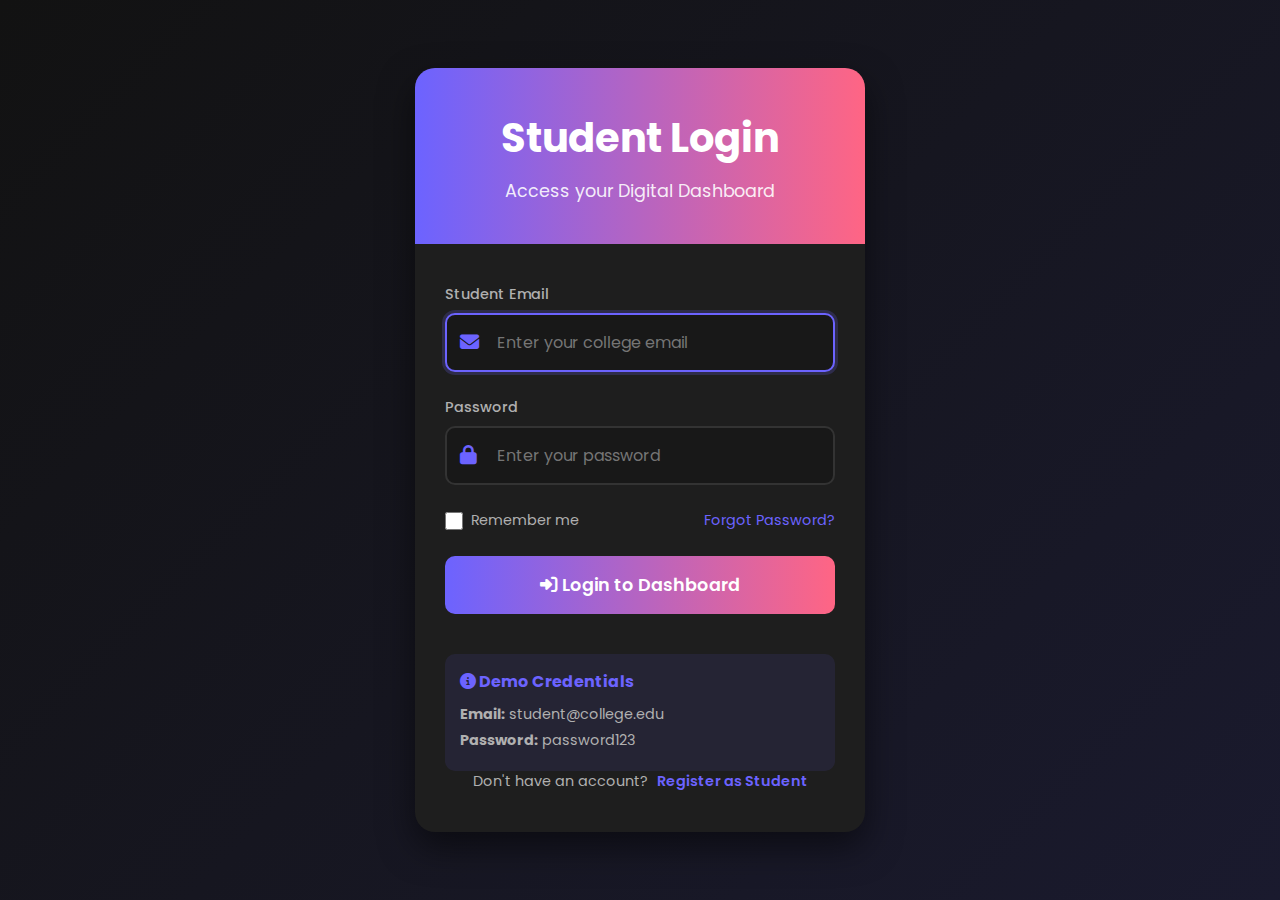
<file: currency.html>
<!DOCTYPE html>
<html lang="en">
<head>
    <meta charset="UTF-8">
    <meta name="viewport" content="width=device-width, initial-scale=1.0">
    <title>Currency Converter | Digital Dashboard</title>
    <link rel="stylesheet" href="https://cdnjs.cloudflare.com/ajax/libs/font-awesome/6.4.0/css/all.min.css">
    <link href="https://fonts.googleapis.com/css2?family=Poppins:wght@300;400;500;600;700&display=swap" rel="stylesheet">
    <link rel="stylesheet" href="styles.css">
</head>
<body>
    <!-- Navigation -->
    <nav class="navbar">
        <div class="nav-container">
            <div class="nav-logo">
                <i class="fas fa-tachometer-alt"></i>
                <span>Digital Dashboard</span>
            </div>
            <ul class="nav-menu">
                <li><a href="index.html" class="nav-link"><i class="fas fa-home"></i> Dashboard</a></li>
                <li><a href="booking.html" class="nav-link"><i class="fas fa-ticket-alt"></i> Bookings</a></li>
                <li><a href="rates.html" class="nav-link"><i class="fas fa-coins"></i> Gold & Silver</a></li>
                <li><a href="currency.html" class="nav-link active"><i class="fas fa-exchange-alt"></i> Currency</a></li>
                <li><a href="weather.html" class="nav-link"><i class="fas fa-cloud-sun"></i> Weather</a></li>
            </ul>
            <div class="nav-user">
                <i class="fas fa-user-circle"></i>
                <span>Student</span>
            </div>
            <div class="hamburger">
                <span class="bar"></span>
                <span class="bar"></span>
                <span class="bar"></span>
            </div>
        </div>
    </nav>

    <!-- Currency Page Content -->
    <main class="currency-page">
        <div class="page-header">
            <h1>Currency Converter</h1>
            <p>Convert between world currencies with live exchange rates</p>
        </div>

        <!-- Currency Converter -->
        <div class="currency-converter-large animate-slide-up">
            <h2>Currency Converter</h2>
            <div class="converter-large">
                <div class="converter-large-from">
                    <select id="currencyFrom">
                        <option value="USD">USD - US Dollar</option>
                        <option value="INR" selected>INR - Indian Rupee</option>
                        <option value="EUR">EUR - Euro</option>
                        <option value="GBP">GBP - British Pound</option>
                        <option value="JPY">JPY - Japanese Yen</option>
                        <option value="CAD">CAD - Canadian Dollar</option>
                        <option value="AUD">AUD - Australian Dollar</option>
                        <option value="CHF">CHF - Swiss Franc</option>
                        <option value="CNY">CNY - Chinese Yuan</option>
                    </select>
                    <input type="number" id="currencyAmount" value="1000" min="0" step="0.01">
                </div>
                <div class="converter-large-swap">
                    <button id="swapCurrency"><i class="fas fa-exchange-alt"></i></button>
                </div>
                <div class="converter-large-to">
                    <select id="currencyTo">
                        <option value="USD" selected>USD - US Dollar</option>
                        <option value="INR">INR - Indian Rupee</option>
                        <option value="EUR">EUR - Euro</option>
                        <option value="GBP">GBP - British Pound</option>
                        <option value="JPY">JPY - Japanese Yen</option>
                        <option value="CAD">CAD - Canadian Dollar</option>
                        <option value="AUD">AUD - Australian Dollar</option>
                        <option value="CHF">CHF - Swiss Franc</option>
                        <option value="CNY">CNY - Chinese Yuan</option>
                    </select>
                    <input type="number" id="convertedAmount" value="12.05" readonly>
                </div>
            </div>
            <div class="converter-large-result">
                <p id="conversionRate">1 INR = 0.01205 USD</p>
            </div>
            <button class="btn-convert" id="convertCurrency">Convert Currency</button>
        </div>

        <!-- Currency Table -->
        <div class="currency-table-container animate-slide-up">
            <h2>Live Exchange Rates</h2>
            <table class="currency-table">
                <thead>
                    <tr>
                        <th>Currency</th>
                        <th>Rate (vs USD)</th>
                        <th>Change (24h)</th>
                        <th>Action</th>
                    </tr>
                </thead>
                <tbody>
                    <!-- Table will be populated by JavaScript -->
                </tbody>
            </table>
        </div>

        <!-- Currency Information -->
        <div class="widget animate-slide-up" style="margin-top: 30px;">
            <div class="widget-header">
                <h2><i class="fas fa-info-circle"></i> Currency Information</h2>
            </div>
            <div class="widget-content">
                <div style="display: grid; grid-template-columns: repeat(auto-fit, minmax(300px, 1fr)); gap: 20px;">
                    <div class="currency-info">
                        <h3><i class="fas fa-dollar-sign"></i> USD - US Dollar</h3>
                        <p>The United States dollar is the official currency of the United States and several other countries. It is the world's primary reserve currency.</p>
                        <ul>
                            <li><strong>Symbol:</strong> $</li>
                            <li><strong>Code:</strong> USD</li>
                            <li><strong>Central Bank:</strong> Federal Reserve</li>
                        </ul>
                    </div>
                    <div class="currency-info">
                        <h3><i class="fas fa-rupee-sign"></i> INR - Indian Rupee</h3>
                        <p>The Indian rupee is the official currency of India. The rupee is subdivided into 100 paise, though as of 2023, coins of denomination of 1 rupee are the lowest value in use.</p>
                        <ul>
                            <li><strong>Symbol:</strong> ₹</li>
                            <li><strong>Code:</strong> INR</li>
                            <li><strong>Central Bank:</strong> Reserve Bank of India</li>
                        </ul>
                    </div>
                    <div class="currency-info">
                        <h3><i class="fas fa-euro-sign"></i> EUR - Euro</h3>
                        <p>The euro is the official currency of 20 of the 27 member states of the European Union. This group of states is known as the eurozone or euro area.</p>
                        <ul>
                            <li><strong>Symbol:</strong> €</li>
                            <li><strong>Code:</strong> EUR</li>
                            <li><strong>Central Bank:</strong> European Central Bank</li>
                        </ul>
                    </div>
                </div>
            </div>
        </div>
    </main>

    <footer class="footer">
        <div class="footer-content">
            <div class="footer-logo">
                <i class="fas fa-tachometer-alt"></i>
                <span>Digital Dashboard</span>
            </div>
            <p class="footer-text">College Project - Interactive Digital Dashboard with Real-time Data Visualization</p>
            <p class="footer-copyright">© 2025 Digital Dashboard | Created by SK Creations</p>
        </div>
    </footer>

    <script src="script.js"></script>
</body>
</html>
</file>
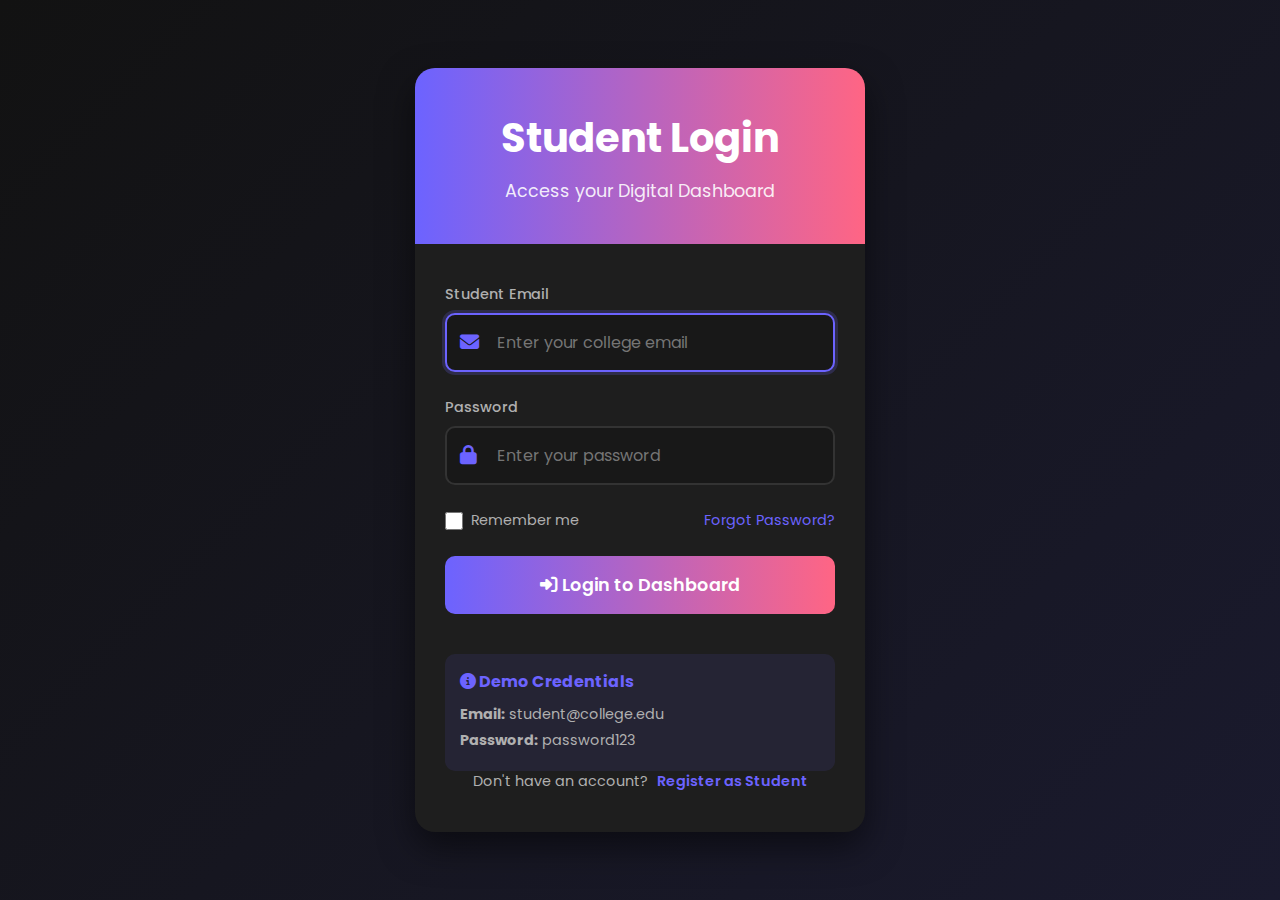
<file: login.html>
<!DOCTYPE html>
<html lang="en">
<head>
    <meta charset="UTF-8">
    <meta name="viewport" content="width=device-width, initial-scale=1.0">
    <title>Student Login | Digital Dashboard</title>
    <link rel="stylesheet" href="https://cdnjs.cloudflare.com/ajax/libs/font-awesome/6.4.0/css/all.min.css">
    <link href="https://fonts.googleapis.com/css2?family=Poppins:wght@300;400;500;600;700&display=swap" rel="stylesheet">
    <link rel="stylesheet" href="styles.css">
    <style>
        .login-page {
            min-height: 100vh;
            display: flex;
            align-items: center;
            justify-content: center;
            background: linear-gradient(135deg, #121212 0%, #1a1a2e 100%);
            padding: 20px;
        }
        
        .login-container {
            width: 100%;
            max-width: 450px;
            background: var(--dark-card);
            border-radius: 20px;
            overflow: hidden;
            box-shadow: 0 15px 35px rgba(0, 0, 0, 0.5);
            animation: slideUp 0.6s ease-out;
        }
        
        .login-header {
            background: linear-gradient(90deg, var(--primary-color), var(--secondary-color));
            padding: 40px 30px;
            text-align: center;
        }
        
        .login-header h1 {
            font-size: 2.5rem;
            color: white;
            margin-bottom: 10px;
        }
        
        .login-header p {
            color: rgba(255, 255, 255, 0.9);
            font-size: 1.1rem;
        }
        
        .login-form {
            padding: 40px 30px;
        }
        
        .form-group {
            margin-bottom: 25px;
        }
        
        .form-group label {
            display: block;
            margin-bottom: 8px;
            color: var(--text-secondary);
            font-weight: 500;
        }
        
        .input-with-icon {
            position: relative;
        }
        
        .input-with-icon i {
            position: absolute;
            left: 15px;
            top: 50%;
            transform: translateY(-50%);
            color: var(--primary-color);
            font-size: 1.2rem;
        }
        
        .input-with-icon input {
            width: 100%;
            padding: 15px 15px 15px 50px;
            background: var(--darker-card);
            border: 2px solid var(--border-color);
            border-radius: 10px;
            color: var(--text-primary);
            font-size: 1rem;
            transition: all 0.3s ease;
        }
        
        .input-with-icon input:focus {
            outline: none;
            border-color: var(--primary-color);
            box-shadow: 0 0 0 3px rgba(108, 99, 255, 0.2);
        }
        
        .remember-forgot {
            display: flex;
            justify-content: space-between;
            align-items: center;
            margin-bottom: 25px;
        }
        
        .remember-me {
            display: flex;
            align-items: center;
            gap: 8px;
            color: var(--text-secondary);
            font-size: 0.9rem;
        }
        
        .remember-me input {
            width: 18px;
            height: 18px;
            accent-color: var(--primary-color);
        }
        
        .forgot-password {
            color: var(--primary-color);
            text-decoration: none;
            font-size: 0.9rem;
            transition: color 0.3s ease;
        }
        
        .forgot-password:hover {
            color: var(--primary-dark);
            text-decoration: underline;
        }
        
        .btn-login {
            width: 100%;
            padding: 16px;
            background: linear-gradient(90deg, var(--primary-color), var(--secondary-color));
            color: white;
            border: none;
            border-radius: 10px;
            font-size: 1.1rem;
            font-weight: 600;
            cursor: pointer;
            transition: all 0.3s ease;
            margin-bottom: 20px;
        }
        
        .btn-login:hover {
            transform: translateY(-2px);
            box-shadow: 0 10px 20px rgba(108, 99, 255, 0.3);
        }
        
        .btn-login:active {
            transform: translateY(0);
        }
        
        .login-footer {
            text-align: center;
            color: var(--text-secondary);
            font-size: 0.9rem;
        }
        
        .login-footer a {
            color: var(--primary-color);
            text-decoration: none;
            font-weight: 600;
            margin-left: 5px;
            transition: color 0.3s ease;
        }
        
        .login-footer a:hover {
            color: var(--primary-dark);
            text-decoration: underline;
        }
        
        .login-error {
            background: rgba(244, 67, 54, 0.1);
            border-left: 4px solid var(--danger-color);
            padding: 12px 15px;
            margin-bottom: 20px;
            border-radius: 5px;
            display: none;
        }
        
        .login-error.show {
            display: block;
            animation: fadeIn 0.3s ease;
        }
        
        .login-success {
            background: rgba(76, 175, 80, 0.1);
            border-left: 4px solid var(--success-color);
            padding: 12px 15px;
            margin-bottom: 20px;
            border-radius: 5px;
            display: none;
        }
        
        .login-success.show {
            display: block;
            animation: fadeIn 0.3s ease;
        }
        
        .demo-credentials {
            background: rgba(108, 99, 255, 0.1);
            border-radius: 10px;
            padding: 15px;
            margin-top: 20px;
            font-size: 0.9rem;
        }
        
        .demo-credentials h3 {
            color: var(--primary-color);
            margin-bottom: 10px;
            font-size: 1rem;
        }
        
        .demo-credentials p {
            margin: 5px 0;
            color: var(--text-secondary);
        }
        
        @media (max-width: 480px) {
            .login-container {
                max-width: 100%;
            }
            
            .login-header {
                padding: 30px 20px;
            }
            
            .login-form {
                padding: 30px 20px;
            }
            
            .remember-forgot {
                flex-direction: column;
                gap: 15px;
                align-items: flex-start;
            }
        }
        
        @keyframes fadeIn {
            from { opacity: 0; }
            to { opacity: 1; }
        }
    </style>
</head>
<body>
    <div class="login-page">
        <div class="login-container">
            <!-- Login Header -->
            <div class="login-header">
                <h1>Student Login</h1>
                <p>Access your Digital Dashboard</p>
            </div>
            
            <!-- Login Form -->
            <form class="login-form" id="loginForm">
                <!-- Error Message -->
                <div class="login-error" id="loginError">
                    <i class="fas fa-exclamation-circle"></i> Invalid email or password. Please try again.
                </div>
                
                <!-- Success Message -->
                <div class="login-success" id="loginSuccess">
                    <i class="fas fa-check-circle"></i> Login successful! Redirecting...
                </div>
                
                <!-- Email Field -->
                <div class="form-group">
                    <label for="email">Student Email</label>
                    <div class="input-with-icon">
                        <i class="fas fa-envelope"></i>
                        <input type="email" id="email" placeholder="Enter your college email" required>
                    </div>
                </div>
                
                <!-- Password Field -->
                <div class="form-group">
                    <label for="password">Password</label>
                    <div class="input-with-icon">
                        <i class="fas fa-lock"></i>
                        <input type="password" id="password" placeholder="Enter your password" required>
                    </div>
                </div>
                
                <!-- Remember Me & Forgot Password -->
                <div class="remember-forgot">
                    <div class="remember-me">
                        <input type="checkbox" id="rememberMe">
                        <label for="rememberMe">Remember me</label>
                    </div>
                    <a href="#" class="forgot-password">Forgot Password?</a>
                </div>
                
                <!-- Login Button -->
                <button type="submit" class="btn-login">
                    <i class="fas fa-sign-in-alt"></i> Login to Dashboard
                </button>
                
                <!-- Demo Credentials -->
                <div class="demo-credentials">
                    <h3><i class="fas fa-info-circle"></i> Demo Credentials</h3>
                    <p><strong>Email:</strong> student@college.edu</p>
                    <p><strong>Password:</strong> password123</p>
                </div>
                
                <!-- Sign Up Link -->
                <div class="login-footer">
                    Don't have an account?
                    <a href="register.html">Register as Student</a>
                </div>
            </form>
        </div>
    </div>

    <script>
        // Student Login System
        document.addEventListener('DOMContentLoaded', function() {
            const loginForm = document.getElementById('loginForm');
            const loginError = document.getElementById('loginError');
            const loginSuccess = document.getElementById('loginSuccess');
            const emailInput = document.getElementById('email');
            const passwordInput = document.getElementById('password');
            const rememberMe = document.getElementById('rememberMe');
            
            // Load saved credentials if "Remember me" was checked
            if(localStorage.getItem('rememberMe') === 'true') {
                const savedEmail = localStorage.getItem('studentEmail');
                const savedPassword = localStorage.getItem('studentPassword');
                
                if(savedEmail) emailInput.value = savedEmail;
                if(savedPassword) passwordInput.value = savedPassword;
                rememberMe.checked = true;
            }
            
            // Handle form submission
            loginForm.addEventListener('submit', function(e) {
                e.preventDefault();
                
                const email = emailInput.value.trim();
                const password = passwordInput.value;
                
                // Hide any previous messages
                loginError.classList.remove('show');
                loginSuccess.classList.remove('show');
                
                // Basic validation
                if(!email || !password) {
                    showError('Please fill in all fields');
                    return;
                }
                
                // Email validation for college email
                if(!isValidCollegeEmail(email)) {
                    showError('Please use a valid college email address');
                    return;
                }
                
                // Simulate API call - In real application, this would be a server call
                setTimeout(() => {
                    // Demo credentials check
                    if((email === 'student@college.edu' && password === 'password123') ||
                       authenticateUser(email, password)) {
                        
                        // Save credentials if "Remember me" is checked
                        if(rememberMe.checked) {
                            localStorage.setItem('rememberMe', 'true');
                            localStorage.setItem('studentEmail', email);
                            localStorage.setItem('studentPassword', password);
                        } else {
                            localStorage.removeItem('rememberMe');
                            localStorage.removeItem('studentEmail');
                            localStorage.removeItem('studentPassword');
                        }
                        
                        // Save user session
                        const studentData = getStudentData(email) || createStudentSession(email);
                        localStorage.setItem('studentSession', JSON.stringify(studentData));
                        
                        // Show success message
                        loginSuccess.classList.add('show');
                        
                        // Redirect to dashboard after 1.5 seconds
                        setTimeout(() => {
                            window.location.href = 'index.html';
                        }, 1500);
                        
                    } else {
                        showError('Invalid email or password. Please try again.');
                    }
                }, 800); // Simulate network delay
            });
            
            // Forgot password functionality
            document.querySelector('.forgot-password').addEventListener('click', function(e) {
                e.preventDefault();
                const email = prompt('Please enter your college email to reset password:');
                
                if(email && isValidCollegeEmail(email)) {
                    alert(`Password reset instructions have been sent to ${email}`);
                } else if(email) {
                    alert('Please enter a valid college email address.');
                }
            });
            
            // Helper functions
            function showError(message) {
                loginError.innerHTML = `<i class="fas fa-exclamation-circle"></i> ${message}`;
                loginError.classList.add('show');
                
                // Add shake animation to form
                loginForm.style.animation = 'none';
                setTimeout(() => {
                    loginForm.style.animation = 'shake 0.5s';
                }, 10);
                
                // Remove animation after it completes
                setTimeout(() => {
                    loginForm.style.animation = '';
                }, 500);
            }
            
            function isValidCollegeEmail(email) {
                // Simple college email validation (ends with .edu or contains "college")
                return email.includes('@') && 
                      (email.toLowerCase().endsWith('.edu') || 
                       email.toLowerCase().includes('college') ||
                       email.toLowerCase().includes('ac.in'));
            }
            
            function authenticateUser(email, password) {
                // Check if user exists in localStorage
                const users = JSON.parse(localStorage.getItem('studentUsers')) || [];
                const user = users.find(u => u.email === email && u.password === password);
                return user !== undefined;
            }
            
            function getStudentData(email) {
                const users = JSON.parse(localStorage.getItem('studentUsers')) || [];
                return users.find(u => u.email === email);
            }
            
            function createStudentSession(email) {
                // Create a default session for demo users
                return {
                    email: email,
                    name: email.split('@')[0].replace('.', ' '),
                    college: 'Demo College',
                    course: 'Computer Science',
                    year: '3rd Year',
                    joinDate: new Date().toISOString().split('T')[0],
                    avatar: `https://ui-avatars.com/api/?name=${encodeURIComponent(email.split('@')[0])}&background=6C63FF&color=fff`
                };
            }
            
            // Add shake animation
            const style = document.createElement('style');
            style.textContent = `
                @keyframes shake {
                    0%, 100% { transform: translateX(0); }
                    10%, 30%, 50%, 70%, 90% { transform: translateX(-5px); }
                    20%, 40%, 60%, 80% { transform: translateX(5px); }
                }
            `;
            document.head.appendChild(style);
            
            // Auto-focus email field
            emailInput.focus();
        });
        // Disable right-click
document.addEventListener('contextmenu', function(e) {
    e.preventDefault();
    showCustomMessage("Right-click is disabled on this site");
});

// Optional: Show a custom message
function showCustomMessage(message) {
    // Remove existing message if any
    const existingMsg = document.querySelector('.right-click-message');
    if (existingMsg) existingMsg.remove();
    
    // Create and show new message
    const msgDiv = document.createElement('div');
    msgDiv.className = 'right-click-message';
    msgDiv.innerHTML = `
        <div class="message-box">
            <i class="fas fa-info-circle"></i>
            <span>${message}</span>
        </div>
    `;
    document.body.appendChild(msgDiv);
    
    // Auto-remove after 2 seconds
    setTimeout(() => {
        msgDiv.remove();
    }, 2000);
}

// Add this CSS for the message
const style = document.createElement('style');
style.textContent = `
    .right-click-message {
        position: fixed;
        top: 20px;
        right: 20px;
        z-index: 9999;
        animation: fadeInOut 2s ease;
    }
    
    .message-box {
        background: #ff6b6b;
        color: white;
        padding: 10px 20px;
        border-radius: 8px;
        display: flex;
        align-items: center;
        gap: 10px;
        box-shadow: 0 4px 12px rgba(0,0,0,0.15);
    }
    
    @keyframes fadeInOut {
        0% { opacity: 0; transform: translateY(-10px); }
        20% { opacity: 1; transform: translateY(0); }
        80% { opacity: 1; transform: translateY(0); }
        100% { opacity: 0; transform: translateY(-10px); }
    }
`;
document.head.appendChild(style);
    </script>
</body>
</html>
</file>
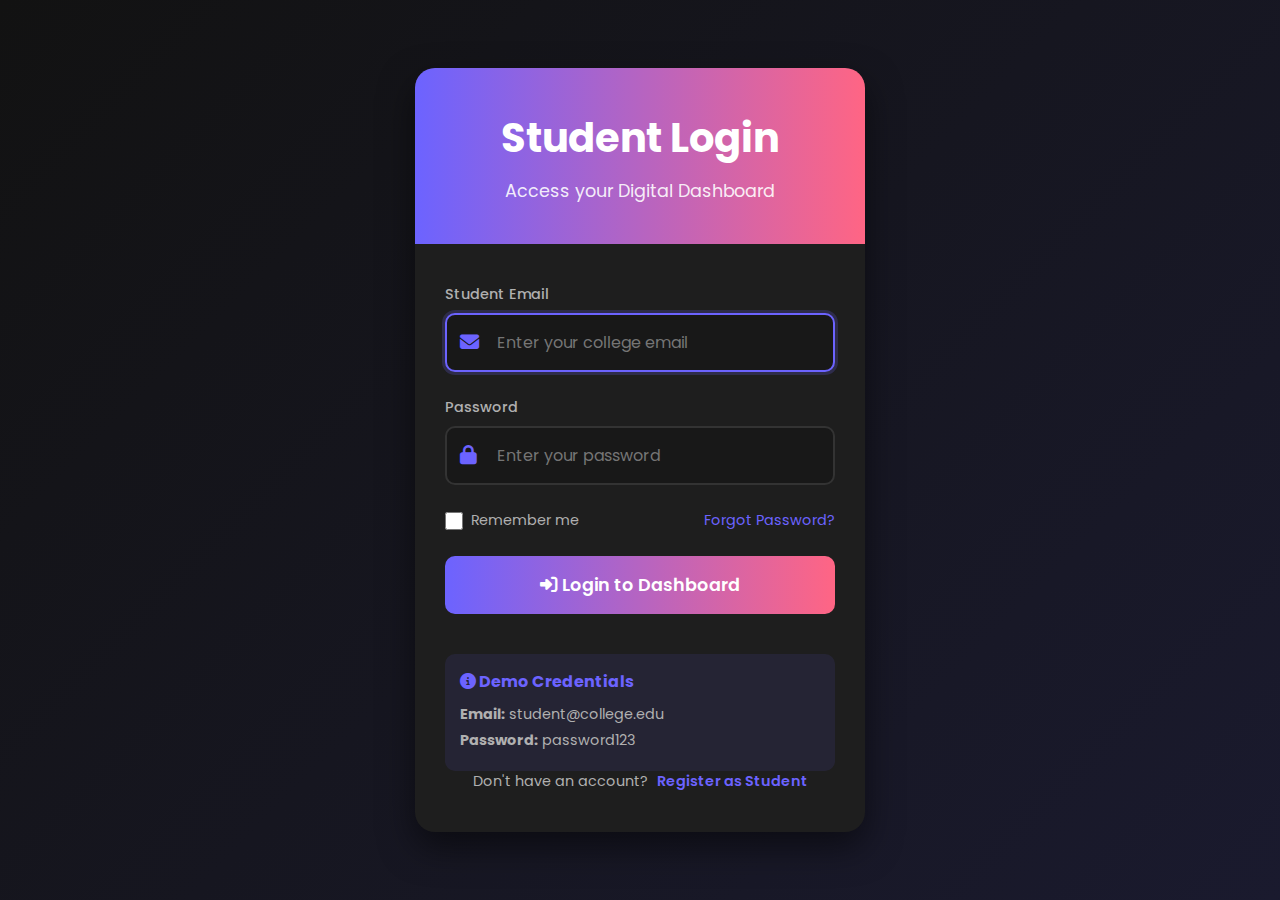
<file: profile.html>
<!DOCTYPE html>
<html lang="en">
<head>
    <meta charset="UTF-8">
    <meta name="viewport" content="width=device-width, initial-scale=1.0">
    <title>Student Profile | Digital Dashboard</title>
    <link rel="stylesheet" href="https://cdnjs.cloudflare.com/ajax/libs/font-awesome/6.4.0/css/all.min.css">
    <link href="https://fonts.googleapis.com/css2?family=Poppins:wght@300;400;500;600;700&display=swap" rel="stylesheet">
    <link rel="stylesheet" href="styles.css">
    <style>
        .profile-page {
            max-width: 1400px;
            margin: 0 auto;
            padding: 30px 20px;
        }
        
        .page-header {
            margin-bottom: 30px;
        }
        
        .page-header h1 {
            font-size: 2.5rem;
            margin-bottom: 10px;
            background: linear-gradient(90deg, var(--primary-color), var(--secondary-color));
            -webkit-background-clip: text;
            background-clip: text;
            color: transparent;
        }
        
        .page-header p {
            color: var(--text-secondary);
            font-size: 1.1rem;
        }
        
        .profile-container {
            display: grid;
            grid-template-columns: 350px 1fr;
            gap: 30px;
        }
        
        .profile-sidebar {
            background: var(--dark-card);
            border-radius: 16px;
            padding: 30px;
            height: fit-content;
            position: sticky;
            top: 100px;
        }
        
        .profile-header {
            text-align: center;
            margin-bottom: 30px;
        }
        
        .profile-avatar {
            width: 150px;
            height: 150px;
            border-radius: 50%;
            margin: 0 auto 20px;
            background: linear-gradient(135deg, var(--primary-color), var(--secondary-color));
            display: flex;
            align-items: center;
            justify-content: center;
            font-size: 4rem;
            color: white;
            overflow: hidden;
            border: 5px solid var(--dark-card);
            box-shadow: 0 10px 20px rgba(0, 0, 0, 0.2);
        }
        
        .profile-avatar img {
            width: 100%;
            height: 100%;
            object-fit: cover;
        }
        
        .profile-name {
            font-size: 1.8rem;
            margin-bottom: 5px;
            color: var(--text-primary);
        }
        
        .profile-email {
            color: var(--text-secondary);
            margin-bottom: 15px;
            font-size: 0.9rem;
        }
        
        .profile-badge {
            display: inline-block;
            background: rgba(108, 99, 255, 0.2);
            color: var(--primary-color);
            padding: 5px 15px;
            border-radius: 20px;
            font-size: 0.9rem;
            font-weight: 600;
            margin-bottom: 20px;
        }
        
        .profile-stats {
            display: grid;
            grid-template-columns: 1fr 1fr;
            gap: 15px;
            margin-bottom: 30px;
        }
        
        .profile-stat {
            text-align: center;
            background: var(--darker-card);
            padding: 15px;
            border-radius: 10px;
        }
        
        .profile-stat-value {
            font-size: 1.5rem;
            font-weight: 700;
            color: var(--primary-color);
            margin-bottom: 5px;
        }
        
        .profile-stat-label {
            font-size: 0.8rem;
            color: var(--text-secondary);
        }
        
        .profile-actions {
            display: flex;
            flex-direction: column;
            gap: 10px;
        }
        
        .btn-profile-action {
            padding: 12px;
            border: none;
            border-radius: 8px;
            font-size: 0.9rem;
            font-weight: 600;
            cursor: pointer;
            transition: all 0.3s ease;
            display: flex;
            align-items: center;
            justify-content: center;
            gap: 10px;
        }
        
        .btn-edit {
            background: var(--primary-color);
            color: white;
        }
        
        .btn-edit:hover {
            background: var(--primary-dark);
            transform: translateY(-2px);
        }
        
        .btn-logout {
            background: rgba(244, 67, 54, 0.2);
            color: var(--danger-color);
        }
        
        .btn-logout:hover {
            background: rgba(244, 67, 54, 0.3);
            transform: translateY(-2px);
        }
        
        .profile-content {
            display: flex;
            flex-direction: column;
            gap: 30px;
        }
        
        .profile-section {
            background: var(--dark-card);
            border-radius: 16px;
            padding: 30px;
        }
        
        .section-header {
            display: flex;
            justify-content: space-between;
            align-items: center;
            margin-bottom: 25px;
        }
        
        .section-header h2 {
            font-size: 1.5rem;
            color: var(--text-primary);
        }
        
        .section-header h2 i {
            margin-right: 10px;
            color: var(--primary-color);
        }
        
        .btn-edit-section {
            background: none;
            border: 1px solid var(--primary-color);
            color: var(--primary-color);
            padding: 8px 16px;
            border-radius: 6px;
            font-size: 0.9rem;
            cursor: pointer;
            transition: all 0.3s ease;
        }
        
        .btn-edit-section:hover {
            background: var(--primary-color);
            color: white;
        }
        
        .info-grid {
            display: grid;
            grid-template-columns: repeat(auto-fill, minmax(300px, 1fr));
            gap: 20px;
        }
        
        .info-item {
            display: flex;
            flex-direction: column;
        }
        
        .info-label {
            font-size: 0.9rem;
            color: var(--text-secondary);
            margin-bottom: 5px;
        }
        
        .info-value {
            font-size: 1.1rem;
            color: var(--text-primary);
            font-weight: 500;
        }
        
        .dashboard-access {
            display: grid;
            grid-template-columns: repeat(auto-fill, minmax(200px, 1fr));
            gap: 20px;
            margin-top: 20px;
        }
        
        .access-card {
            background: var(--darker-card);
            border-radius: 12px;
            padding: 20px;
            text-align: center;
            transition: all 0.3s ease;
            cursor: pointer;
            text-decoration: none;
            color: inherit;
        }
        
        .access-card:hover {
            transform: translateY(-5px);
            box-shadow: 0 10px 20px rgba(0, 0, 0, 0.2);
            border: 1px solid var(--primary-color);
        }
        
        .access-icon {
            width: 60px;
            height: 60px;
            border-radius: 50%;
            background: rgba(108, 99, 255, 0.2);
            display: flex;
            align-items: center;
            justify-content: center;
            margin: 0 auto 15px;
            font-size: 1.5rem;
            color: var(--primary-color);
        }
        
        .access-card h4 {
            font-size: 1rem;
            margin-bottom: 5px;
        }
        
        .access-card p {
            font-size: 0.8rem;
            color: var(--text-secondary);
        }
        
        .recent-activity {
            list-style: none;
        }
        
        .activity-item {
            display: flex;
            align-items: center;
            padding: 15px 0;
            border-bottom: 1px solid var(--border-color);
        }
        
        .activity-item:last-child {
            border-bottom: none;
        }
        
        .activity-icon {
            width: 40px;
            height: 40px;
            border-radius: 50%;
            display: flex;
            align-items: center;
            justify-content: center;
            margin-right: 15px;
            font-size: 1rem;
            color: white;
        }
        
        .activity-icon.login {
            background: var(--primary-color);
        }
        
        .activity-icon.booking {
            background: var(--train-color);
        }
        
        .activity-icon.currency {
            background: var(--success-color);
        }
        
        .activity-icon.weather {
            background: var(--info-color);
        }
        
        .activity-details {
            flex: 1;
        }
        
        .activity-text {
            margin-bottom: 5px;
        }
        
        .activity-time {
            font-size: 0.8rem;
            color: var(--text-secondary);
        }
        
        /* Edit Profile Modal */
        .modal-overlay {
            position: fixed;
            top: 0;
            left: 0;
            right: 0;
            bottom: 0;
            background: rgba(0, 0, 0, 0.8);
            display: none;
            align-items: center;
            justify-content: center;
            z-index: 1000;
            padding: 20px;
        }
        
        .modal-overlay.active {
            display: flex;
            animation: fadeIn 0.3s ease;
        }
        
        .modal {
            background: var(--dark-card);
            border-radius: 16px;
            width: 100%;
            max-width: 500px;
            max-height: 90vh;
            overflow-y: auto;
            animation: slideUp 0.4s ease;
        }
        
        .modal-header {
            padding: 25px 30px;
            border-bottom: 1px solid var(--border-color);
            display: flex;
            justify-content: space-between;
            align-items: center;
        }
        
        .modal-header h3 {
            font-size: 1.5rem;
            color: var(--text-primary);
        }
        
        .btn-close-modal {
            background: none;
            border: none;
            color: var(--text-secondary);
            font-size: 1.5rem;
            cursor: pointer;
            transition: color 0.3s ease;
        }
        
        .btn-close-modal:hover {
            color: var(--text-primary);
        }
        
        .modal-body {
            padding: 30px;
        }
        
        .modal-form .form-group {
            margin-bottom: 20px;
        }
        
        .modal-form label {
            display: block;
            margin-bottom: 8px;
            color: var(--text-secondary);
            font-weight: 500;
        }
        
        .modal-form input,
        .modal-form select {
            width: 100%;
            padding: 12px 15px;
            background: var(--darker-card);
            border: 1px solid var(--border-color);
            border-radius: 8px;
            color: var(--text-primary);
            font-size: 1rem;
        }
        
        .modal-form input:focus,
        .modal-form select:focus {
            outline: none;
            border-color: var(--primary-color);
        }
        
        .modal-footer {
            padding: 20px 30px;
            border-top: 1px solid var(--border-color);
            display: flex;
            justify-content: flex-end;
            gap: 15px;
        }
        
        .btn-modal {
            padding: 10px 24px;
            border: none;
            border-radius: 8px;
            font-size: 0.9rem;
            font-weight: 600;
            cursor: pointer;
            transition: all 0.3s ease;
        }
        
        .btn-cancel {
            background: var(--darker-card);
            color: var(--text-primary);
        }
        
        .btn-cancel:hover {
            background: var(--border-color);
        }
        
        .btn-save {
            background: var(--primary-color);
            color: white;
        }
        
        .btn-save:hover {
            background: var(--primary-dark);
        }
        
        @media (max-width: 1024px) {
            .profile-container {
                grid-template-columns: 1fr;
            }
            
            .profile-sidebar {
                position: static;
            }
        }
        
        @media (max-width: 768px) {
            .info-grid {
                grid-template-columns: 1fr;
            }
            
            .dashboard-access {
                grid-template-columns: repeat(2, 1fr);
            }
        }
        
        @media (max-width: 480px) {
            .dashboard-access {
                grid-template-columns: 1fr;
            }
            
            .profile-stats {
                grid-template-columns: 1fr;
            }
        }
    </style>
</head>
<body>
    <!-- Navigation -->
    <nav class="navbar">
        <div class="nav-container">
            <div class="nav-logo">
                <i class="fas fa-tachometer-alt"></i>
                <span>Digital Dashboard</span>
            </div>
            <ul class="nav-menu">
                <li><a href="index.html" class="nav-link"><i class="fas fa-home"></i> Dashboard</a></li>
                <li><a href="booking.html" class="nav-link"><i class="fas fa-ticket-alt"></i> Bookings</a></li>
                <li><a href="rates.html" class="nav-link"><i class="fas fa-coins"></i> Gold & Silver</a></li>
                <li><a href="currency.html" class="nav-link"><i class="fas fa-exchange-alt"></i> Currency</a></li>
                <li><a href="weather.html" class="nav-link"><i class="fas fa-cloud-sun"></i> Weather</a></li>
                <li><a href="profile.html" class="nav-link active"><i class="fas fa-user-graduate"></i> Profile</a></li>
            </ul>
            <div class="nav-user" id="navUser">
                <i class="fas fa-user-circle"></i>
                <span>Loading...</span>
            </div>
            <div class="hamburger">
                <span class="bar"></span>
                <span class="bar"></span>
                <span class="bar"></span>
            </div>
        </div>
    </nav>

    <!-- Profile Page Content -->
    <main class="profile-page">
        <div class="page-header">
            <h1>Student Profile</h1>
            <p>Manage your account and dashboard preferences</p>
        </div>

        <div class="profile-container">
            <!-- Profile Sidebar -->
            <div class="profile-sidebar animate-slide-up">
                <div class="profile-header">
                    <div class="profile-avatar" id="profileAvatar">
                        <!-- Avatar will be loaded by JavaScript -->
                    </div>
                    <h2 class="profile-name" id="profileName">Loading...</h2>
                    <p class="profile-email" id="profileEmail">Loading...</p>
                    <span class="profile-badge" id="profileBadge">Verified Student</span>
                    
                    <div class="profile-stats">
                        <div class="profile-stat">
                            <div class="profile-stat-value" id="bookingsCount">0</div>
                            <div class="profile-stat-label">Bookings</div>
                        </div>
                        <div class="profile-stat">
                            <div class="profile-stat-value" id="loginDays">0</div>
                            <div class="profile-stat-label">Days Active</div>
                        </div>
                    </div>
                </div>
                
                <div class="profile-actions">
                    <button class="btn-profile-action btn-edit" id="btnEditProfile">
                        <i class="fas fa-edit"></i> Edit Profile
                    </button>
                    <button class="btn-profile-action btn-logout" id="btnLogout">
                        <i class="fas fa-sign-out-alt"></i> Logout
                    </button>
                </div>
            </div>

            <!-- Profile Content -->
            <div class="profile-content">
                <!-- Personal Information -->
                <div class="profile-section animate-slide-up">
                    <div class="section-header">
                        <h2><i class="fas fa-user"></i> Personal Information</h2>
                        <button class="btn-edit-section" data-section="personal">
                            <i class="fas fa-edit"></i> Edit
                        </button>
                    </div>
                    <div class="info-grid" id="personalInfo">
                        <!-- Content loaded by JavaScript -->
                    </div>
                </div>

                <!-- Academic Information -->
                <div class="profile-section animate-slide-up">
                    <div class="section-header">
                        <h2><i class="fas fa-graduation-cap"></i> Academic Information</h2>
                        <button class="btn-edit-section" data-section="academic">
                            <i class="fas fa-edit"></i> Edit
                        </button>
                    </div>
                    <div class="info-grid" id="academicInfo">
                        <!-- Content loaded by JavaScript -->
                    </div>
                </div>

                <!-- Dashboard Access -->
                <div class="profile-section animate-slide-up">
                    <div class="section-header">
                        <h2><i class="fas fa-tachometer-alt"></i> Dashboard Access</h2>
                    </div>
                    <div class="dashboard-access">
                        <a href="index.html" class="access-card">
                            <div class="access-icon">
                                <i class="fas fa-home"></i>
                            </div>
                            <h4>Main Dashboard</h4>
                            <p>Overview of all features</p>
                        </a>
                        <a href="booking.html" class="access-card">
                            <div class="access-icon">
                                <i class="fas fa-ticket-alt"></i>
                            </div>
                            <h4>Book Tickets</h4>
                            <p>Train, bus, flight tickets</p>
                        </a>
                        <a href="rates.html" class="access-card">
                            <div class="access-icon">
                                <i class="fas fa-chart-line"></i>
                            </div>
                            <h4>Market Rates</h4>
                            <p>Gold & silver prices</p>
                        </a>
                        <a href="currency.html" class="access-card">
                            <div class="access-icon">
                                <i class="fas fa-exchange-alt"></i>
                            </div>
                            <h4>Currency Converter</h4>
                            <p>Convert currencies</p>
                        </a>
                    </div>
                </div>

                <!-- Recent Activity -->
                <div class="profile-section animate-slide-up">
                    <div class="section-header">
                        <h2><i class="fas fa-history"></i> Recent Activity</h2>
                    </div>
                    <ul class="recent-activity" id="recentActivity">
                        <!-- Content loaded by JavaScript -->
                    </ul>
                </div>
            </div>
        </div>
    </main>

    <!-- Edit Profile Modal -->
    <div class="modal-overlay" id="editModal">
        <div class="modal">
            <div class="modal-header">
                <h3 id="modalTitle">Edit Profile</h3>
                <button class="btn-close-modal" id="btnCloseModal">
                    <i class="fas fa-times"></i>
                </button>
            </div>
            <form class="modal-form" id="editForm">
                <div class="modal-body">
                    <!-- Form content loaded by JavaScript -->
                </div>
                <div class="modal-footer">
                    <button type="button" class="btn-modal btn-cancel" id="btnCancelEdit">Cancel</button>
                    <button type="submit" class="btn-modal btn-save">Save Changes</button>
                </div>
            </form>
        </div>
    </div>

    <footer class="footer">
        <div class="footer-content">
            <div class="footer-logo">
                <i class="fas fa-tachometer-alt"></i>
                <span>Digital Dashboard</span>
            </div>
            <p class="footer-text">College Project - Interactive Digital Dashboard with Real-time Data Visualization</p>
            <p class="footer-copyright">© 2023 Digital Dashboard | Created for Educational Purpose</p>
        </div>
    </footer>

    <script>
        // Student Profile System
        document.addEventListener('DOMContentLoaded', function() {
            // Check if user is logged in
            const studentSession = JSON.parse(localStorage.getItem('studentSession'));
            
            if(!studentSession) {
                // Redirect to login if not logged in
                window.location.href = 'login.html';
                return;
            }
            
            // Load student data
            const student = studentSession;
            
            // Update navigation
            const navUser = document.getElementById('navUser');
            if(navUser) {
                navUser.innerHTML = `<i class="fas fa-user-circle"></i><span>${student.fullName || student.email.split('@')[0]}</span>`;
            }
            
            // Update profile sidebar
            updateProfileSidebar(student);
            
            // Update profile sections
            updatePersonalInfo(student);
            updateAcademicInfo(student);
            updateRecentActivity(student);
            
            // Set up edit buttons
            setupEditButtons(student);
            
            // Set up logout button
            document.getElementById('btnLogout').addEventListener('click', function() {
                if(confirm('Are you sure you want to logout?')) {
                    localStorage.removeItem('studentSession');
                    window.location.href = 'login.html';
                }
            });
            
            // Set up edit profile button
            document.getElementById('btnEditProfile').addEventListener('click', function() {
                openEditModal('personal', student);
            });
            
            // Helper functions
            function updateProfileSidebar(student) {
                // Update avatar
                const avatar = document.getElementById('profileAvatar');
                if(student.avatar) {
                    if(student.avatar.includes('http')) {
                        avatar.innerHTML = `<img src="${student.avatar}" alt="${student.fullName}">`;
                    } else {
                        avatar.innerHTML = `<i class="fas fa-user-graduate"></i>`;
                        avatar.style.background = `linear-gradient(135deg, ${student.avatarColor || '#6C63FF'}, ${student.avatarColor2 || '#FF6584'})`;
                    }
                }
                
                // Update name and email
                document.getElementById('profileName').textContent = student.fullName || student.email.split('@')[0];
                document.getElementById('profileEmail').textContent = student.email;
                
                // Update stats (mock data for demo)
                document.getElementById('bookingsCount').textContent = Math.floor(Math.random() * 20) + 1;
                document.getElementById('loginDays').textContent = Math.floor(Math.random() * 365) + 1;
                
                // Update badge based on verification status
                const badge = document.getElementById('profileBadge');
                if(student.isVerified) {
                    badge.textContent = 'Verified Student';
                    badge.style.background = 'rgba(76, 175, 80, 0.2)';
                    badge.style.color = '#4CAF50';
                } else {
                    badge.textContent = 'Unverified Student';
                    badge.style.background = 'rgba(255, 152, 0, 0.2)';
                    badge.style.color = '#FF9800';
                }
            }
            
            function updatePersonalInfo(student) {
                const container = document.getElementById('personalInfo');
                container.innerHTML = `
                    <div class="info-item">
                        <span class="info-label">Full Name</span>
                        <span class="info-value">${student.fullName || 'Not set'}</span>
                    </div>
                    <div class="info-item">
                        <span class="info-label">Email Address</span>
                        <span class="info-value">${student.email}</span>
                    </div>
                    <div class="info-item">
                        <span class="info-label">Phone Number</span>
                        <span class="info-value">${student.phone || 'Not set'}</span>
                    </div>
                    <div class="info-item">
                        <span class="info-label">Date of Birth</span>
                        <span class="info-value">${student.dob || 'Not set'}</span>
                    </div>
                    <div class="info-item">
                        <span class="info-label">Address</span>
                        <span class="info-value">${student.address || 'Not set'}</span>
                    </div>
                    <div class="info-item">
                        <span class="info-label">Account Created</span>
                        <span class="info-value">${student.joinDate || 'Not set'}</span>
                    </div>
                `;
            }
            
            function updateAcademicInfo(student) {
                const container = document.getElementById('academicInfo');
                container.innerHTML = `
                    <div class="info-item">
                        <span class="info-label">College Name</span>
                        <span class="info-value">${student.college || 'Not set'}</span>
                    </div>
                    <div class="info-item">
                        <span class="info-label">Course</span>
                        <span class="info-value">${student.course || 'Not set'}</span>
                    </div>
                    <div class="info-item">
                        <span class="info-label">Year</span>
                        <span class="info-value">${student.year || 'Not set'}</span>
                    </div>
                    <div class="info-item">
                        <span class="info-label">Student ID</span>
                        <span class="info-value">${student.studentId || 'Not set'}</span>
                    </div>
                    <div class="info-item">
                        <span class="info-label">Roll Number</span>
                        <span class="info-value">${student.rollNumber || 'Not set'}</span>
                    </div>
                    <div class="info-item">
                        <span class="info-label">Department</span>
                        <span class="info-value">${student.department || student.course || 'Not set'}</span>
                    </div>
                `;
            }
            
            function updateRecentActivity(student) {
                const container = document.getElementById('recentActivity');
                
                // Mock activity data
                const activities = [
                    { type: 'login', text: 'Logged into dashboard', time: 'Today, 10:30 AM', icon: 'sign-in-alt' },
                    { type: 'booking', text: 'Booked train ticket to Mumbai', time: 'Yesterday, 2:15 PM', icon: 'train' },
                    { type: 'currency', text: 'Converted USD to INR', time: '2 days ago', icon: 'exchange-alt' },
                    { type: 'weather', text: 'Checked weather for London', time: '3 days ago', icon: 'cloud-sun' },
                    { type: 'login', text: 'Logged into dashboard', time: '1 week ago', icon: 'sign-in-alt' }
                ];
                
                container.innerHTML = activities.map(activity => `
                    <li class="activity-item">
                        <div class="activity-icon ${activity.type}">
                            <i class="fas fa-${activity.icon}"></i>
                        </div>
                        <div class="activity-details">
                            <div class="activity-text">${activity.text}</div>
                            <div class="activity-time">${activity.time}</div>
                        </div>
                    </li>
                `).join('');
            }
            
            function setupEditButtons(student) {
                // Section edit buttons
                document.querySelectorAll('.btn-edit-section').forEach(button => {
                    button.addEventListener('click', function() {
                        const section = this.getAttribute('data-section');
                        openEditModal(section, student);
                    });
                });
            }
            
            function openEditModal(section, student) {
                const modal = document.getElementById('editModal');
                const modalTitle = document.getElementById('modalTitle');
                const modalBody = document.querySelector('.modal-body');
                
                // Set modal title
                modalTitle.textContent = section === 'personal' ? 'Edit Personal Information' : 'Edit Academic Information';
                
                // Set form content based on section
                if(section === 'personal') {
                    modalBody.innerHTML = `
                        <div class="form-group">
                            <label for="editFirstName">First Name</label>
                            <input type="text" id="editFirstName" value="${student.firstName || ''}" required>
                        </div>
                        <div class="form-group">
                            <label for="editLastName">Last Name</label>
                            <input type="text" id="editLastName" value="${student.lastName || ''}" required>
                        </div>
                        <div class="form-group">
                            <label for="editPhone">Phone Number</label>
                            <input type="tel" id="editPhone" value="${student.phone || ''}">
                        </div>
                        <div class="form-group">
                            <label for="editDob">Date of Birth</label>
                            <input type="date" id="editDob" value="${student.dob || ''}">
                        </div>
                        <div class="form-group">
                            <label for="editAddress">Address</label>
                            <input type="text" id="editAddress" value="${student.address || ''}">
                        </div>
                    `;
                } else if(section === 'academic') {
                    modalBody.innerHTML = `
                        <div class="form-group">
                            <label for="editCollege">College Name</label>
                            <input type="text" id="editCollege" value="${student.college || ''}" required>
                        </div>
                        <div class="form-group">
                            <label for="editCourse">Course</label>
                            <select id="editCourse" required>
                                <option value="">Select Course</option>
                                <option value="Computer Science" ${student.course === 'Computer Science' ? 'selected' : ''}>Computer Science</option>
                                <option value="Information Technology" ${student.course === 'Information Technology' ? 'selected' : ''}>Information Technology</option>
                                <option value="Electronics" ${student.course === 'Electronics' ? 'selected' : ''}>Electronics</option>
                                <option value="Mechanical" ${student.course === 'Mechanical' ? 'selected' : ''}>Mechanical</option>
                                <option value="Civil" ${student.course === 'Civil' ? 'selected' : ''}>Civil</option>
                                <option value="Electrical" ${student.course === 'Electrical' ? 'selected' : ''}>Electrical</option>
                                <option value="Business Administration" ${student.course === 'Business Administration' ? 'selected' : ''}>Business Administration</option>
                                <option value="Other" ${!['Computer Science', 'Information Technology', 'Electronics', 'Mechanical', 'Civil', 'Electrical', 'Business Administration'].includes(student.course) ? 'selected' : ''}>Other</option>
                            </select>
                        </div>
                        <div class="form-group">
                            <label for="editYear">Year</label>
                            <select id="editYear" required>
                                <option value="">Select Year</option>
                                <option value="1st Year" ${student.year === '1st Year' ? 'selected' : ''}>1st Year</option>
                                <option value="2nd Year" ${student.year === '2nd Year' ? 'selected' : ''}>2nd Year</option>
                                <option value="3rd Year" ${student.year === '3rd Year' ? 'selected' : ''}>3rd Year</option>
                                <option value="4th Year" ${student.year === '4th Year' ? 'selected' : ''}>4th Year</option>
                                <option value="5th Year" ${student.year === '5th Year' ? 'selected' : ''}>5th Year</option>
                                <option value="Post Graduate" ${student.year === 'Post Graduate' ? 'selected' : ''}>Post Graduate</option>
                            </select>
                        </div>
                        <div class="form-group">
                            <label for="editStudentId">Student ID</label>
                            <input type="text" id="editStudentId" value="${student.studentId || ''}">
                        </div>
                        <div class="form-group">
                            <label for="editRollNumber">Roll Number</label>
                            <input type="text" id="editRollNumber" value="${student.rollNumber || ''}">
                        </div>
                    `;
                }
                
                // Show modal
                modal.classList.add('active');
                
                // Set up form submission
                const editForm = document.getElementById('editForm');
                editForm.onsubmit = function(e) {
                    e.preventDefault();
                    saveChanges(section, student);
                };
                
                // Set up close buttons
                document.getElementById('btnCloseModal').onclick = closeModal;
                document.getElementById('btnCancelEdit').onclick = closeModal;
                
                // Close modal when clicking outside
                modal.onclick = function(e) {
                    if(e.target === modal) closeModal();
                };
            }
            
            function saveChanges(section, student) {
                if(section === 'personal') {
                    // Update personal info
                    student.firstName = document.getElementById('editFirstName').value;
                    student.lastName = document.getElementById('editLastName').value;
                    student.fullName = `${student.firstName} ${student.lastName}`;
                    student.phone = document.getElementById('editPhone').value;
                    student.dob = document.getElementById('editDob').value;
                    student.address = document.getElementById('editAddress').value;
                    
                    // Update avatar with initials
                    const initials = `${student.firstName.charAt(0)}${student.lastName.charAt(0)}`.toUpperCase();
                    student.avatar = `https://ui-avatars.com/api/?name=${encodeURIComponent(student.fullName)}&background=6C63FF&color=fff`;
                } else if(section === 'academic') {
                    // Update academic info
                    student.college = document.getElementById('editCollege').value;
                    student.course = document.getElementById('editCourse').value;
                    student.year = document.getElementById('editYear').value;
                    student.studentId = document.getElementById('editStudentId').value;
                    student.rollNumber = document.getElementById('editRollNumber').value;
                }
                
                // Save updated student data
                localStorage.setItem('studentSession', JSON.stringify(student));
                
                // Update all profile sections
                updateProfileSidebar(student);
                updatePersonalInfo(student);
                updateAcademicInfo(student);
                
                // Close modal
                closeModal();
                
                // Show success message
                alert('Profile updated successfully!');
            }
            
            function closeModal() {
                document.getElementById('editModal').classList.remove('active');
            }
            
            // Initialize animations
            const animatedElements = document.querySelectorAll('.animate-slide-up');
            animatedElements.forEach((element, index) => {
                element.style.animationDelay = `${index * 0.1}s`;
            });
        });
        // Disable right-click
document.addEventListener('contextmenu', function(e) {
    e.preventDefault();
    showCustomMessage("Right-click is disabled on this site");
});

// Optional: Show a custom message
function showCustomMessage(message) {
    // Remove existing message if any
    const existingMsg = document.querySelector('.right-click-message');
    if (existingMsg) existingMsg.remove();
    
    // Create and show new message
    const msgDiv = document.createElement('div');
    msgDiv.className = 'right-click-message';
    msgDiv.innerHTML = `
        <div class="message-box">
            <i class="fas fa-info-circle"></i>
            <span>${message}</span>
        </div>
    `;
    document.body.appendChild(msgDiv);
    
    // Auto-remove after 2 seconds
    setTimeout(() => {
        msgDiv.remove();
    }, 2000);
}

// Add this CSS for the message
const style = document.createElement('style');
style.textContent = `
    .right-click-message {
        position: fixed;
        top: 20px;
        right: 20px;
        z-index: 9999;
        animation: fadeInOut 2s ease;
    }
    
    .message-box {
        background: #ff6b6b;
        color: white;
        padding: 10px 20px;
        border-radius: 8px;
        display: flex;
        align-items: center;
        gap: 10px;
        box-shadow: 0 4px 12px rgba(0,0,0,0.15);
    }
    
    @keyframes fadeInOut {
        0% { opacity: 0; transform: translateY(-10px); }
        20% { opacity: 1; transform: translateY(0); }
        80% { opacity: 1; transform: translateY(0); }
        100% { opacity: 0; transform: translateY(-10px); }
    }
`;
document.head.appendChild(style);
    </script>
</body>
</html>
</file>
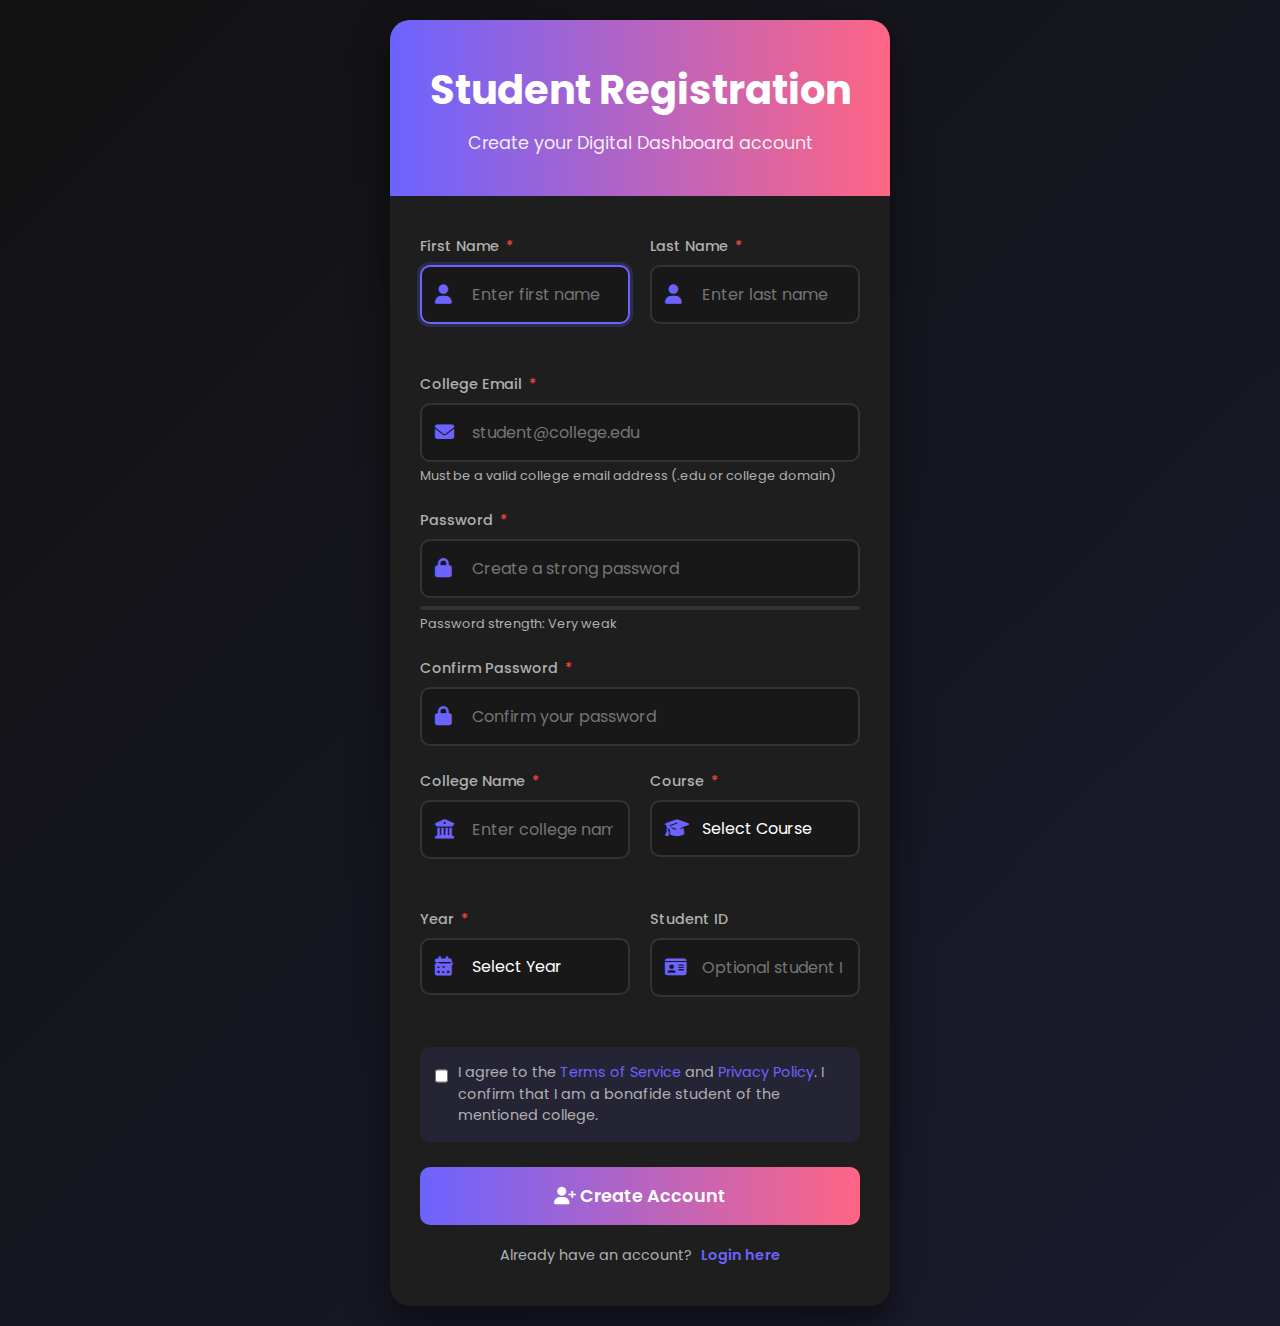
<file: register.html>
<!DOCTYPE html>
<html lang="en">
<head>
    <meta charset="UTF-8">
    <meta name="viewport" content="width=device-width, initial-scale=1.0">
    <title>Student Registration | Digital Dashboard</title>
    <link rel="stylesheet" href="https://cdnjs.cloudflare.com/ajax/libs/font-awesome/6.4.0/css/all.min.css">
    <link href="https://fonts.googleapis.com/css2?family=Poppins:wght@300;400;500;600;700&display=swap" rel="stylesheet">
    <link rel="stylesheet" href="styles.css">
    <style>
        .register-page {
            min-height: 100vh;
            display: flex;
            align-items: center;
            justify-content: center;
            background: linear-gradient(135deg, #121212 0%, #1a1a2e 100%);
            padding: 20px;
        }
        
        .register-container {
            width: 100%;
            max-width: 500px;
            background: var(--dark-card);
            border-radius: 20px;
            overflow: hidden;
            box-shadow: 0 15px 35px rgba(0, 0, 0, 0.5);
            animation: slideUp 0.6s ease-out;
        }
        
        .register-header {
            background: linear-gradient(90deg, var(--primary-color), var(--secondary-color));
            padding: 40px 30px;
            text-align: center;
        }
        
        .register-header h1 {
            font-size: 2.5rem;
            color: white;
            margin-bottom: 10px;
        }
        
        .register-header p {
            color: rgba(255, 255, 255, 0.9);
            font-size: 1.1rem;
        }
        
        .register-form {
            padding: 40px 30px;
        }
        
        .form-row {
            display: grid;
            grid-template-columns: 1fr 1fr;
            gap: 20px;
            margin-bottom: 25px;
        }
        
        .form-group {
            margin-bottom: 25px;
        }
        
        .form-group.full-width {
            grid-column: span 2;
        }
        
        .form-group label {
            display: block;
            margin-bottom: 8px;
            color: var(--text-secondary);
            font-weight: 500;
        }
        
        .form-group label .required {
            color: var(--danger-color);
            margin-left: 3px;
        }
        
        .input-with-icon {
            position: relative;
        }
        
        .input-with-icon i {
            position: absolute;
            left: 15px;
            top: 50%;
            transform: translateY(-50%);
            color: var(--primary-color);
            font-size: 1.2rem;
        }
        
        .input-with-icon input,
        .input-with-icon select {
            width: 100%;
            padding: 15px 15px 15px 50px;
            background: var(--darker-card);
            border: 2px solid var(--border-color);
            border-radius: 10px;
            color: var(--text-primary);
            font-size: 1rem;
            transition: all 0.3s ease;
        }
        
        .input-with-icon input:focus,
        .input-with-icon select:focus {
            outline: none;
            border-color: var(--primary-color);
            box-shadow: 0 0 0 3px rgba(108, 99, 255, 0.2);
        }
        
        .input-with-icon select {
            appearance: none;
            cursor: pointer;
        }
        
        .select-arrow {
            position: absolute;
            right: 15px;
            top: 50%;
            transform: translateY(-50%);
            color: var(--text-secondary);
            pointer-events: none;
        }
        
        .password-strength {
            margin-top: 8px;
            height: 4px;
            background: var(--border-color);
            border-radius: 2px;
            overflow: hidden;
        }
        
        .password-strength-bar {
            height: 100%;
            width: 0%;
            background: var(--danger-color);
            transition: width 0.3s ease, background 0.3s ease;
        }
        
        .password-strength-text {
            font-size: 0.8rem;
            color: var(--text-secondary);
            margin-top: 5px;
        }
        
        .terms-agreement {
            display: flex;
            align-items: flex-start;
            gap: 10px;
            margin-bottom: 25px;
            padding: 15px;
            background: rgba(108, 99, 255, 0.1);
            border-radius: 10px;
        }
        
        .terms-agreement input {
            margin-top: 5px;
            width: 18px;
            height: 18px;
            accent-color: var(--primary-color);
        }
        
        .terms-agreement label {
            color: var(--text-secondary);
            font-size: 0.9rem;
            line-height: 1.5;
        }
        
        .terms-agreement a {
            color: var(--primary-color);
            text-decoration: none;
        }
        
        .terms-agreement a:hover {
            text-decoration: underline;
        }
        
        .btn-register {
            width: 100%;
            padding: 16px;
            background: linear-gradient(90deg, var(--primary-color), var(--secondary-color));
            color: white;
            border: none;
            border-radius: 10px;
            font-size: 1.1rem;
            font-weight: 600;
            cursor: pointer;
            transition: all 0.3s ease;
            margin-bottom: 20px;
        }
        
        .btn-register:hover {
            transform: translateY(-2px);
            box-shadow: 0 10px 20px rgba(108, 99, 255, 0.3);
        }
        
        .btn-register:active {
            transform: translateY(0);
        }
        
        .register-footer {
            text-align: center;
            color: var(--text-secondary);
            font-size: 0.9rem;
        }
        
        .register-footer a {
            color: var(--primary-color);
            text-decoration: none;
            font-weight: 600;
            margin-left: 5px;
            transition: color 0.3s ease;
        }
        
        .register-footer a:hover {
            color: var(--primary-dark);
            text-decoration: underline;
        }
        
        .register-error {
            background: rgba(244, 67, 54, 0.1);
            border-left: 4px solid var(--danger-color);
            padding: 12px 15px;
            margin-bottom: 20px;
            border-radius: 5px;
            display: none;
        }
        
        .register-error.show {
            display: block;
            animation: fadeIn 0.3s ease;
        }
        
        .register-success {
            background: rgba(76, 175, 80, 0.1);
            border-left: 4px solid var(--success-color);
            padding: 12px 15px;
            margin-bottom: 20px;
            border-radius: 5px;
            display: none;
        }
        
        .register-success.show {
            display: block;
            animation: fadeIn 0.3s ease;
        }
        
        @media (max-width: 768px) {
            .form-row {
                grid-template-columns: 1fr;
                gap: 0;
            }
            
            .form-group.full-width {
                grid-column: span 1;
            }
        }
        
        @media (max-width: 480px) {
            .register-container {
                max-width: 100%;
            }
            
            .register-header {
                padding: 30px 20px;
            }
            
            .register-form {
                padding: 30px 20px;
            }
        }
        
        @keyframes fadeIn {
            from { opacity: 0; }
            to { opacity: 1; }
        }
    </style>
</head>
<body>
    <div class="register-page">
        <div class="register-container">
            <!-- Register Header -->
            <div class="register-header">
                <h1>Student Registration</h1>
                <p>Create your Digital Dashboard account</p>
            </div>
            
            <!-- Register Form -->
            <form class="register-form" id="registerForm">
                <!-- Error Message -->
                <div class="register-error" id="registerError">
                    <i class="fas fa-exclamation-circle"></i> Please fix the errors below.
                </div>
                
                <!-- Success Message -->
                <div class="register-success" id="registerSuccess">
                    <i class="fas fa-check-circle"></i> Registration successful! Redirecting to login...
                </div>
                
                <!-- Form Row 1: Name -->
                <div class="form-row">
                    <div class="form-group">
                        <label for="firstName">First Name <span class="required">*</span></label>
                        <div class="input-with-icon">
                            <i class="fas fa-user"></i>
                            <input type="text" id="firstName" placeholder="Enter first name" required>
                        </div>
                    </div>
                    
                    <div class="form-group">
                        <label for="lastName">Last Name <span class="required">*</span></label>
                        <div class="input-with-icon">
                            <i class="fas fa-user"></i>
                            <input type="text" id="lastName" placeholder="Enter last name" required>
                        </div>
                    </div>
                </div>
                
                <!-- Email Field -->
                <div class="form-group">
                    <label for="email">College Email <span class="required">*</span></label>
                    <div class="input-with-icon">
                        <i class="fas fa-envelope"></i>
                        <input type="email" id="email" placeholder="student@college.edu" required>
                    </div>
                    <div class="email-hint" style="font-size: 0.8rem; color: var(--text-secondary); margin-top: 5px;">
                        Must be a valid college email address (.edu or college domain)
                    </div>
                </div>
                
                <!-- Password Field -->
                <div class="form-group">
                    <label for="password">Password <span class="required">*</span></label>
                    <div class="input-with-icon">
                        <i class="fas fa-lock"></i>
                        <input type="password" id="password" placeholder="Create a strong password" required>
                    </div>
                    <div class="password-strength">
                        <div class="password-strength-bar" id="passwordStrengthBar"></div>
                    </div>
                    <div class="password-strength-text" id="passwordStrengthText">Password strength: Very weak</div>
                </div>
                
                <!-- Confirm Password Field -->
                <div class="form-group">
                    <label for="confirmPassword">Confirm Password <span class="required">*</span></label>
                    <div class="input-with-icon">
                        <i class="fas fa-lock"></i>
                        <input type="password" id="confirmPassword" placeholder="Confirm your password" required>
                    </div>
                </div>
                
                <!-- Form Row 2: College Details -->
                <div class="form-row">
                    <div class="form-group">
                        <label for="college">College Name <span class="required">*</span></label>
                        <div class="input-with-icon">
                            <i class="fas fa-university"></i>
                            <input type="text" id="college" placeholder="Enter college name" required>
                        </div>
                    </div>
                    
                    <div class="form-group">
                        <label for="course">Course <span class="required">*</span></label>
                        <div class="input-with-icon">
                            <i class="fas fa-graduation-cap"></i>
                            <select id="course" required>
                                <option value="">Select Course</option>
                                <option value="Computer Science">Computer Science</option>
                                <option value="Information Technology">Information Technology</option>
                                <option value="Electronics">Electronics</option>
                                <option value="Mechanical">Mechanical</option>
                                <option value="Civil">Civil</option>
                                <option value="Electrical">Electrical</option>
                                <option value="Business Administration">Business Administration</option>
                                <option value="Commerce">Commerce</option>
                                <option value="Arts">Arts</option>
                                <option value="Science">Science</option>
                                <option value="Other">Other</option>
                            </select>
                            <i class="fas fa-chevron-down select-arrow"></i>
                        </div>
                    </div>
                </div>
                
                <!-- Form Row 3: Year and Student ID -->
                <div class="form-row">
                    <div class="form-group">
                        <label for="year">Year <span class="required">*</span></label>
                        <div class="input-with-icon">
                            <i class="fas fa-calendar-alt"></i>
                            <select id="year" required>
                                <option value="">Select Year</option>
                                <option value="1st Year">1st Year</option>
                                <option value="2nd Year">2nd Year</option>
                                <option value="3rd Year">3rd Year</option>
                                <option value="4th Year">4th Year</option>
                                <option value="5th Year">5th Year</option>
                                <option value="Post Graduate">Post Graduate</option>
                            </select>
                            <i class="fas fa-chevron-down select-arrow"></i>
                        </div>
                    </div>
                    
                    <div class="form-group">
                        <label for="studentId">Student ID</label>
                        <div class="input-with-icon">
                            <i class="fas fa-id-card"></i>
                            <input type="text" id="studentId" placeholder="Optional student ID">
                        </div>
                    </div>
                </div>
                
                <!-- Terms Agreement -->
                <div class="terms-agreement">
                    <input type="checkbox" id="terms" required>
                    <label for="terms">
                        I agree to the <a href="#">Terms of Service</a> and <a href="#">Privacy Policy</a>. 
                        I confirm that I am a bonafide student of the mentioned college.
                    </label>
                </div>
                
                <!-- Register Button -->
                <button type="submit" class="btn-register">
                    <i class="fas fa-user-plus"></i> Create Account
                </button>
                
                <!-- Login Link -->
                <div class="register-footer">
                    Already have an account?
                    <a href="login.html">Login here</a>
                </div>
            </form>
        </div>
    </div>

    <script>
        // Student Registration System
        document.addEventListener('DOMContentLoaded', function() {
            const registerForm = document.getElementById('registerForm');
            const registerError = document.getElementById('registerError');
            const registerSuccess = document.getElementById('registerSuccess');
            const passwordInput = document.getElementById('password');
            const confirmPasswordInput = document.getElementById('confirmPassword');
            const passwordStrengthBar = document.getElementById('passwordStrengthBar');
            const passwordStrengthText = document.getElementById('passwordStrengthText');
            const emailInput = document.getElementById('email');
            
            // Password strength checker
            passwordInput.addEventListener('input', function() {
                const password = passwordInput.value;
                const strength = checkPasswordStrength(password);
                
                // Update strength bar
                passwordStrengthBar.style.width = strength.percentage + '%';
                passwordStrengthBar.style.background = strength.color;
                
                // Update strength text
                passwordStrengthText.textContent = 'Password strength: ' + strength.text;
                passwordStrengthText.style.color = strength.color;
            });
            
            // College email validation
            emailInput.addEventListener('blur', function() {
                const email = emailInput.value.trim();
                if(email && !isValidCollegeEmail(email)) {
                    showError('Please use a valid college email address (.edu or college domain)');
                    emailInput.focus();
                }
            });
            
            // Handle form submission
            registerForm.addEventListener('submit', function(e) {
                e.preventDefault();
                
                // Get form values
                const firstName = document.getElementById('firstName').value.trim();
                const lastName = document.getElementById('lastName').value.trim();
                const email = emailInput.value.trim();
                const password = passwordInput.value;
                const confirmPassword = confirmPasswordInput.value;
                const college = document.getElementById('college').value.trim();
                const course = document.getElementById('course').value;
                const year = document.getElementById('year').value;
                const studentId = document.getElementById('studentId').value.trim();
                const terms = document.getElementById('terms').checked;
                
                // Hide any previous messages
                registerError.classList.remove('show');
                registerSuccess.classList.remove('show');
                
                // Validation
                const errors = [];
                
                if(!firstName) errors.push('First name is required');
                if(!lastName) errors.push('Last name is required');
                if(!email) errors.push('Email is required');
                if(!isValidCollegeEmail(email)) errors.push('Please use a valid college email address');
                if(!password) errors.push('Password is required');
                if(password.length < 8) errors.push('Password must be at least 8 characters');
                if(password !== confirmPassword) errors.push('Passwords do not match');
                if(!college) errors.push('College name is required');
                if(!course) errors.push('Course is required');
                if(!year) errors.push('Year is required');
                if(!terms) errors.push('You must agree to the terms and conditions');
                
                // Check if email already exists
                if(isEmailRegistered(email)) {
                    errors.push('This email is already registered');
                }
                
                // Show errors if any
                if(errors.length > 0) {
                    showError(errors.join('<br>'));
                    return;
                }
                
                // Simulate API call - In real application, this would be a server call
                setTimeout(() => {
                    // Create student object
                    const student = {
                        id: generateStudentId(),
                        firstName: firstName,
                        lastName: lastName,
                        fullName: `${firstName} ${lastName}`,
                        email: email,
                        password: password, // In real app, this should be hashed
                        college: college,
                        course: course,
                        year: year,
                        studentId: studentId || 'N/A',
                        joinDate: new Date().toISOString().split('T')[0],
                        avatar: `https://ui-avatars.com/api/?name=${encodeURIComponent(firstName + ' ' + lastName)}&background=6C63FF&color=fff`,
                        isVerified: false
                    };
                    
                    // Save to localStorage (simulating database)
                    saveStudent(student);
                    
                    // Show success message
                    registerSuccess.classList.add('show');
                    
                    // Redirect to login page after 2 seconds
                    setTimeout(() => {
                        window.location.href = 'login.html';
                    }, 2000);
                    
                }, 1000); // Simulate network delay
            });
            
            // Helper functions
            function showError(message) {
                registerError.innerHTML = `<i class="fas fa-exclamation-circle"></i> ${message}`;
                registerError.classList.add('show');
                
                // Scroll to error
                registerError.scrollIntoView({ behavior: 'smooth', block: 'center' });
            }
            
            function isValidCollegeEmail(email) {
                // College email validation
                return email.includes('@') && 
                      (email.toLowerCase().endsWith('.edu') || 
                       email.toLowerCase().includes('college') ||
                       email.toLowerCase().includes('ac.in') ||
                       email.toLowerCase().includes('university'));
            }
            
            function checkPasswordStrength(password) {
                let strength = 0;
                let text = 'Very weak';
                let color = '#f44336'; // Red
                let percentage = 0;
                
                if(password.length >= 8) strength++;
                if(password.match(/[a-z]+/)) strength++;
                if(password.match(/[A-Z]+/)) strength++;
                if(password.match(/[0-9]+/)) strength++;
                if(password.match(/[$@#&!]+/)) strength++;
                
                switch(strength) {
                    case 0:
                    case 1:
                        text = 'Very weak';
                        color = '#f44336';
                        percentage = 20;
                        break;
                    case 2:
                        text = 'Weak';
                        color = '#ff9800';
                        percentage = 40;
                        break;
                    case 3:
                        text = 'Good';
                        color = '#ffc107';
                        percentage = 60;
                        break;
                    case 4:
                        text = 'Strong';
                        color = '#4caf50';
                        percentage = 80;
                        break;
                    case 5:
                        text = 'Very strong';
                        color = '#2e7d32';
                        percentage = 100;
                        break;
                }
                
                return { text, color, percentage };
            }
            
            function isEmailRegistered(email) {
                const users = JSON.parse(localStorage.getItem('studentUsers')) || [];
                return users.some(user => user.email === email);
            }
            
            function generateStudentId() {
                return 'STU' + Date.now() + Math.floor(Math.random() * 1000);
            }
            
            function saveStudent(student) {
                const users = JSON.parse(localStorage.getItem('studentUsers')) || [];
                users.push(student);
                localStorage.setItem('studentUsers', JSON.stringify(users));
                
                // Also store for demo access
                localStorage.setItem('lastRegisteredStudent', JSON.stringify(student));
            }
            
            // Auto-focus first name field
            document.getElementById('firstName').focus();
        });
        // Disable right-click
document.addEventListener('contextmenu', function(e) {
    e.preventDefault();
    showCustomMessage("Right-click is disabled on this site");
});

// Optional: Show a custom message
function showCustomMessage(message) {
    // Remove existing message if any
    const existingMsg = document.querySelector('.right-click-message');
    if (existingMsg) existingMsg.remove();
    
    // Create and show new message
    const msgDiv = document.createElement('div');
    msgDiv.className = 'right-click-message';
    msgDiv.innerHTML = `
        <div class="message-box">
            <i class="fas fa-info-circle"></i>
            <span>${message}</span>
        </div>
    `;
    document.body.appendChild(msgDiv);
    
    // Auto-remove after 2 seconds
    setTimeout(() => {
        msgDiv.remove();
    }, 2000);
}

// Add this CSS for the message
const style = document.createElement('style');
style.textContent = `
    .right-click-message {
        position: fixed;
        top: 20px;
        right: 20px;
        z-index: 9999;
        animation: fadeInOut 2s ease;
    }
    
    .message-box {
        background: #ff6b6b;
        color: white;
        padding: 10px 20px;
        border-radius: 8px;
        display: flex;
        align-items: center;
        gap: 10px;
        box-shadow: 0 4px 12px rgba(0,0,0,0.15);
    }
    
    @keyframes fadeInOut {
        0% { opacity: 0; transform: translateY(-10px); }
        20% { opacity: 1; transform: translateY(0); }
        80% { opacity: 1; transform: translateY(0); }
        100% { opacity: 0; transform: translateY(-10px); }
    }
`;
document.head.appendChild(style);
    </script>
</body>
</html>
</file>
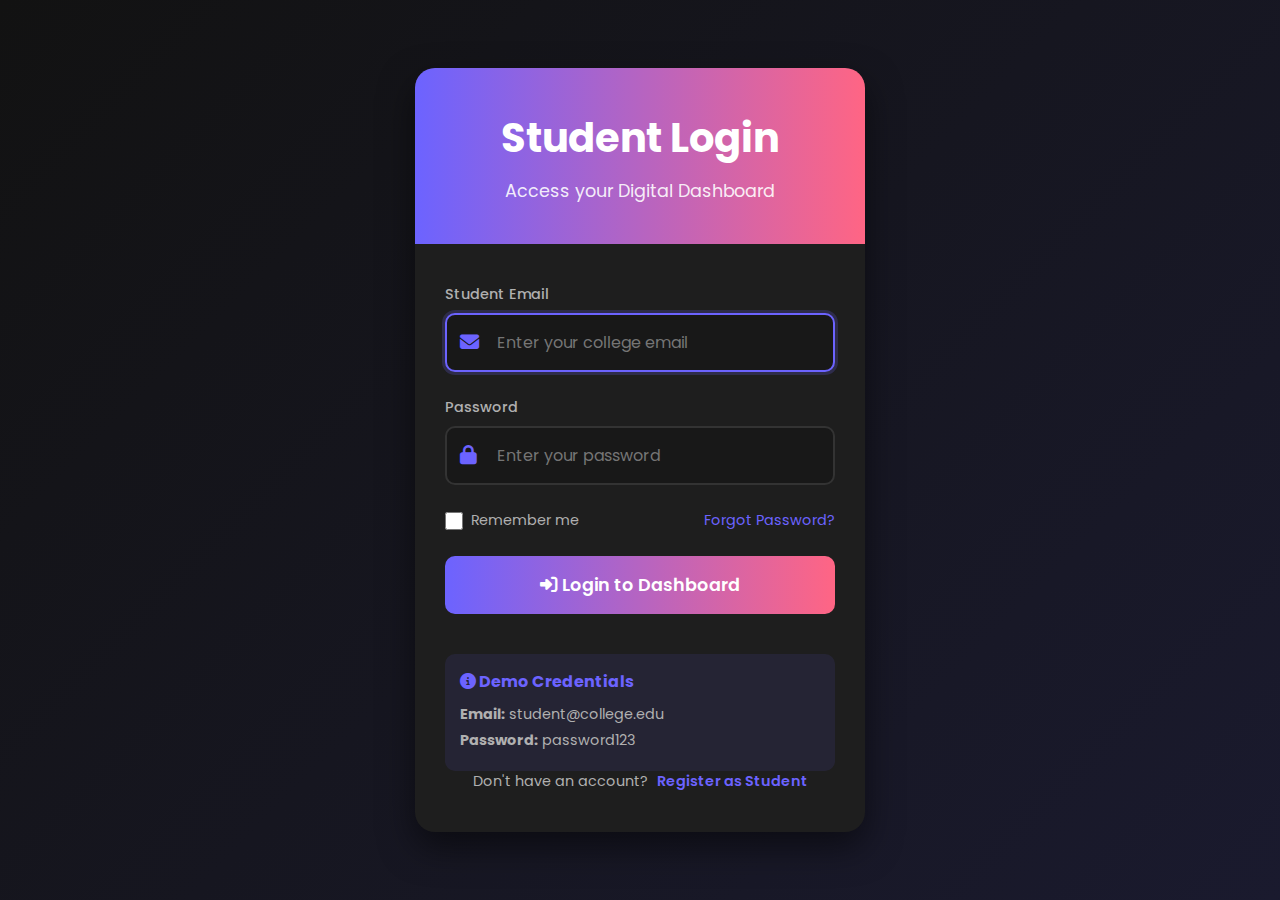
<file: weather.html>
<!DOCTYPE html>
<html lang="en">
<head>
    <meta charset="UTF-8">
    <meta name="viewport" content="width=device-width, initial-scale=1.0">
    <title>Weather Forecast | Digital Dashboard</title>
    <link rel="stylesheet" href="https://cdnjs.cloudflare.com/ajax/libs/font-awesome/6.4.0/css/all.min.css">
    <link href="https://fonts.googleapis.com/css2?family=Poppins:wght@300;400;500;600;700&display=swap" rel="stylesheet">
    <link rel="stylesheet" href="styles.css">
</head>
<body>
    <!-- Navigation -->
    <nav class="navbar">
        <div class="nav-container">
            <div class="nav-logo">
                <i class="fas fa-tachometer-alt"></i>
                <span>Digital Dashboard</span>
            </div>
            <ul class="nav-menu">
                <li><a href="index.html" class="nav-link"><i class="fas fa-home"></i> Dashboard</a></li>
                <li><a href="booking.html" class="nav-link"><i class="fas fa-ticket-alt"></i> Bookings</a></li>
                <li><a href="rates.html" class="nav-link"><i class="fas fa-coins"></i> Gold & Silver</a></li>
                <li><a href="currency.html" class="nav-link"><i class="fas fa-exchange-alt"></i> Currency</a></li>
                <li><a href="weather.html" class="nav-link active"><i class="fas fa-cloud-sun"></i> Weather</a></li>
            </ul>
            <div class="nav-user">
                <i class="fas fa-user-circle"></i>
                <span>Student</span>
            </div>
            <div class="hamburger">
                <span class="bar"></span>
                <span class="bar"></span>
                <span class="bar"></span>
            </div>
        </div>
    </nav>

    <!-- Weather Page Content -->
    <main class="weather-page">
        <div class="page-header">
            <h1>Weather Forecast</h1>
            <p>Get real-time weather updates for cities worldwide</p>
        </div>

        <!-- Weather Search -->
        <div class="weather-search animate-slide-up">
            <h2>Search Weather</h2>
            <div class="search-container">
                <select id="citySelect">
                    <option value="">Select a city...</option>
                    <option value="New Delhi" selected>New Delhi, India</option>
                    <option value="Mumbai">Mumbai, India</option>
                    <option value="Bangalore">Bangalore, India</option>
                    <option value="Chennai">Chennai, India</option>
                    <option value="Kolkata">Kolkata, India</option>
                    <option value="London">London, UK</option>
                    <option value="New York">New York, USA</option>
                    <option value="Tokyo">Tokyo, Japan</option>
                    <option value="Sydney">Sydney, Australia</option>
                    <option value="Paris">Paris, France</option>
                </select>
                <input type="text" id="searchCity" placeholder="Or enter city name...">
                <button class="btn-search-weather" id="searchWeather">
                    <i class="fas fa-search"></i> Search
                </button>
            </div>
        </div>

        <!-- Current Weather -->
        <div class="weather-details-container animate-slide-up">
            <!-- Content will be loaded by JavaScript -->
        </div>

        <!-- Weather Forecast -->
        <div class="weather-forecast animate-slide-up">
            <!-- Content will be loaded by JavaScript -->
        </div>

        <!-- Weather Information -->
        <div class="widget animate-slide-up" style="margin-top: 30px;">
            <div class="widget-header">
                <h2><i class="fas fa-info-circle"></i> Weather Information</h2>
            </div>
            <div class="widget-content">
                <div style="display: grid; grid-template-columns: repeat(auto-fit, minmax(300px, 1fr)); gap: 20px;">
                    <div class="weather-info">
                        <h3><i class="fas fa-temperature-high"></i> Temperature</h3>
                        <p>Temperature is a measure of how hot or cold something is. It is measured using a thermometer and reported in degrees Celsius (°C) or Fahrenheit (°F).</p>
                        <ul>
                            <li><strong>Freezing:</strong> 0°C / 32°F</li>
                            <li><strong>Comfortable:</strong> 20-25°C / 68-77°F</li>
                            <li><strong>Hot:</strong> Above 30°C / 86°F</li>
                        </ul>
                    </div>
                    <div class="weather-info">
                        <h3><i class="fas fa-wind"></i> Wind Speed</h3>
                        <p>Wind speed is the speed of the weather-related air movement from one place to the next. It is measured in kilometers per hour (km/h) or miles per hour (mph).</p>
                        <ul>
                            <li><strong>Calm:</strong> Less than 1 km/h</li>
                            <li><strong>Moderate:</strong> 20-30 km/h</li>
                            <li><strong>Strong:</strong> Above 50 km/h</li>
                        </ul>
                    </div>
                    <div class="weather-info">
                        <h3><i class="fas fa-tint"></i> Humidity</h3>
                        <p>Humidity is the amount of water vapor in the air. Relative humidity is expressed as a percentage of the maximum amount of water vapor the air can hold at a given temperature.</p>
                        <ul>
                            <li><strong>Comfortable:</strong> 30-60%</li>
                            <li><strong>Humid:</strong> Above 70%</li>
                            <li><strong>Dry:</strong> Below 30%</li>
                        </ul>
                    </div>
                </div>
            </div>
        </div>
    </main>

    <footer class="footer">
        <div class="footer-content">
            <div class="footer-logo">
                <i class="fas fa-tachometer-alt"></i>
                <span>Digital Dashboard</span>
            </div>
            <p class="footer-text">College Project - Interactive Digital Dashboard with Real-time Data Visualization</p>
            <p class="footer-copyright">© 2025 Digital Dashboard | Created by SK Creations</p>
        </div>
    </footer>

    <script src="script.js"></script>
</body>
</html>
</file>
<file: styles.css>
/* styles.css */
:root {
    --primary-color: #6C63FF;
    --primary-dark: #554fd8;
    --secondary-color: #FF6584;
    --dark-bg: #121212;
    --dark-card: #1E1E1E;
    --darker-card: #181818;
    --text-primary: #FFFFFF;
    --text-secondary: #B0B0B0;
    --text-muted: #777777;
    --border-color: #333333;
    --success-color: #4CAF50;
    --warning-color: #FF9800;
    --danger-color: #F44336;
    --info-color: #2196F3;
    --gold-color: #FFD700;
    --silver-color: #C0C0C0;
    --train-color: #36A2EB;
    --bus-color: #FF6384;
    --flight-color: #4BC0C0;
}

* {
    margin: 0;
    padding: 0;
    box-sizing: border-box;
    font-family: 'Poppins', sans-serif;
}

body {
    background-color: var(--dark-bg);
    color: var(--text-primary);
    min-height: 100vh;
    overflow-x: hidden;
}

/* Animations */
@keyframes slideUp {
    from {
        opacity: 0;
        transform: translateY(30px);
    }
    to {
        opacity: 1;
        transform: translateY(0);
    }
}

@keyframes fadeIn {
    from {
        opacity: 0;
    }
    to {
        opacity: 1;
    }
}

@keyframes pulse {
    0% {
        box-shadow: 0 0 0 0 rgba(108, 99, 255, 0.7);
    }
    70% {
        box-shadow: 0 0 0 10px rgba(108, 99, 255, 0);
    }
    100% {
        box-shadow: 0 0 0 0 rgba(108, 99, 255, 0);
    }
}

@keyframes float {
    0%, 100% {
        transform: translateY(0);
    }
    50% {
        transform: translateY(-10px);
    }
}

@keyframes shimmer {
    0% {
        background-position: -200px 0;
    }
    100% {
        background-position: calc(200px + 100%) 0;
    }
}

.animate-slide-up {
    animation: slideUp 0.6s ease-out forwards;
}

.animate-fade-in {
    animation: fadeIn 0.8s ease-out forwards;
}

.animate-pulse {
    animation: pulse 2s infinite;
}

.animate-float {
    animation: float 3s ease-in-out infinite;
}

/* Navigation */
.navbar {
    background-color: var(--darker-card);
    padding: 0 20px;
    box-shadow: 0 4px 12px rgba(0, 0, 0, 0.2);
    position: sticky;
    top: 0;
    z-index: 1000;
}

.nav-container {
    display: flex;
    justify-content: space-between;
    align-items: center;
    max-width: 1400px;
    margin: 0 auto;
    padding: 15px 0;
}

.nav-logo {
    display: flex;
    align-items: center;
    font-size: 1.5rem;
    font-weight: 700;
    color: var(--primary-color);
}

.nav-logo i {
    margin-right: 10px;
    font-size: 1.8rem;
}

.nav-menu {
    display: flex;
    list-style: none;
}

.nav-link {
    color: var(--text-secondary);
    text-decoration: none;
    padding: 10px 20px;
    margin: 0 5px;
    border-radius: 8px;
    transition: all 0.3s ease;
    display: flex;
    align-items: center;
}

.nav-link i {
    margin-right: 8px;
    font-size: 1.1rem;
}

.nav-link:hover, .nav-link.active {
    background-color: rgba(108, 99, 255, 0.1);
    color: var(--primary-color);
}

.nav-user {
    display: flex;
    align-items: center;
    color: var(--text-secondary);
}

.nav-user i {
    font-size: 1.5rem;
    margin-right: 8px;
}

.hamburger {
    display: none;
    flex-direction: column;
    cursor: pointer;
}

.hamburger .bar {
    width: 25px;
    height: 3px;
    background-color: var(--text-primary);
    margin: 3px 0;
    transition: 0.3s;
}

/* Main Dashboard */
.dashboard {
    max-width: 1400px;
    margin: 0 auto;
    padding: 30px 20px;
}

.dashboard-header {
    margin-bottom: 30px;
}

.greeting h1 {
    font-size: 2.2rem;
    margin-bottom: 10px;
    background: linear-gradient(90deg, var(--primary-color), var(--secondary-color));
    -webkit-background-clip: text;
    background-clip: text;
    color: transparent;
    display: inline-block;
}

.greeting p {
    color: var(--text-secondary);
    font-size: 1.1rem;
}

.quick-stats {
    display: flex;
    gap: 20px;
    margin-top: 25px;
}

.stat-card {
    background-color: var(--dark-card);
    border-radius: 12px;
    padding: 20px;
    display: flex;
    align-items: center;
    flex: 1;
    transition: all 0.3s ease;
    border: 1px solid transparent;
}

.stat-card:hover {
    transform: translateY(-5px);
    border-color: var(--primary-color);
    box-shadow: 0 10px 20px rgba(0, 0, 0, 0.2);
}

.stat-card i {
    font-size: 2rem;
    margin-right: 15px;
    color: var(--primary-color);
}

.stat-card h3 {
    font-size: 1.2rem;
    margin-bottom: 5px;
}

.stat-card p {
    color: var(--text-secondary);
    font-size: 0.9rem;
}

/* Widgets */
.dashboard-widgets {
    display: grid;
    grid-template-columns: repeat(auto-fill, minmax(400px, 1fr));
    gap: 25px;
}

.widget {
    background-color: var(--dark-card);
    border-radius: 16px;
    overflow: hidden;
    box-shadow: 0 8px 20px rgba(0, 0, 0, 0.2);
    transition: all 0.3s ease;
    border: 1px solid var(--border-color);
}

.widget:hover {
    transform: translateY(-5px);
    box-shadow: 0 12px 25px rgba(0, 0, 0, 0.3);
}

.widget-header {
    display: flex;
    justify-content: space-between;
    align-items: center;
    padding: 20px 25px;
    border-bottom: 1px solid var(--border-color);
    background-color: rgba(0, 0, 0, 0.1);
}

.widget-header h2 {
    font-size: 1.3rem;
    display: flex;
    align-items: center;
}

.widget-header h2 i {
    margin-right: 10px;
    color: var(--primary-color);
}

.widget-link {
    color: var(--primary-color);
    text-decoration: none;
    font-size: 0.9rem;
    display: flex;
    align-items: center;
}

.widget-link i {
    margin-left: 5px;
    transition: transform 0.3s ease;
}

.widget-link:hover i {
    transform: translateX(5px);
}

.widget-content {
    padding: 25px;
}

/* Transport Widget */
.transport-options {
    display: flex;
    margin-bottom: 20px;
    background-color: var(--darker-card);
    border-radius: 10px;
    padding: 5px;
}

.transport-option {
    flex: 1;
    display: flex;
    flex-direction: column;
    align-items: center;
    padding: 15px 10px;
    border-radius: 8px;
    cursor: pointer;
    transition: all 0.3s ease;
}

.transport-option.active {
    background-color: rgba(108, 99, 255, 0.2);
}

.transport-option i {
    font-size: 1.8rem;
    margin-bottom: 8px;
}

.transport-option[data-type="train"] i {
    color: var(--train-color);
}

.transport-option[data-type="bus"] i {
    color: var(--bus-color);
}

.transport-option[data-type="flight"] i {
    color: var(--flight-color);
}

.booking-form {
    display: grid;
    grid-template-columns: repeat(2, 1fr);
    gap: 15px;
}

.form-group {
    display: flex;
    flex-direction: column;
}

.form-group label {
    margin-bottom: 8px;
    color: var(--text-secondary);
    font-size: 0.9rem;
}

.form-group input {
    background-color: var(--darker-card);
    border: 1px solid var(--border-color);
    border-radius: 8px;
    padding: 12px 15px;
    color: var(--text-primary);
    font-size: 1rem;
    transition: border-color 0.3s ease;
}

.form-group input:focus {
    outline: none;
    border-color: var(--primary-color);
}

.btn-book {
    grid-column: span 2;
    background-color: var(--primary-color);
    color: white;
    border: none;
    border-radius: 8px;
    padding: 14px;
    font-size: 1rem;
    font-weight: 600;
    cursor: pointer;
    transition: all 0.3s ease;
    margin-top: 10px;
}

.btn-book:hover {
    background-color: var(--primary-dark);
    transform: translateY(-2px);
    box-shadow: 0 5px 15px rgba(108, 99, 255, 0.4);
}

.btn-book i {
    margin-left: 8px;
}

/* Rates Widget */
.rate-display {
    display: flex;
    gap: 20px;
    margin-bottom: 20px;
}

.rate-item {
    flex: 1;
    display: flex;
    align-items: center;
    background-color: var(--darker-card);
    border-radius: 12px;
    padding: 15px;
}

.rate-icon {
    width: 50px;
    height: 50px;
    border-radius: 50%;
    display: flex;
    align-items: center;
    justify-content: center;
    margin-right: 15px;
    font-size: 1.5rem;
}

.rate-icon.gold {
    background-color: rgba(255, 215, 0, 0.2);
    color: var(--gold-color);
}

.rate-icon.silver {
    background-color: rgba(192, 192, 192, 0.2);
    color: var(--silver-color);
}

.rate-info h3 {
    font-size: 1.1rem;
    margin-bottom: 5px;
}

.rate-value {
    font-size: 1.2rem;
    font-weight: 600;
    margin-bottom: 5px;
}

.rate-change {
    font-size: 0.9rem;
    font-weight: 500;
}

.rate-change.positive {
    color: var(--success-color);
}

.rate-change.negative {
    color: var(--danger-color);
}

.rate-chart {
    height: 150px;
    margin: 15px 0;
}

.update-info {
    color: var(--text-secondary);
    font-size: 0.9rem;
    text-align: center;
    margin-top: 15px;
}

#updateCountdown {
    color: var(--primary-color);
    font-weight: 600;
}

/* Currency Widget */
.converter {
    display: flex;
    align-items: center;
    gap: 15px;
    margin-bottom: 15px;
}

.converter-from, .converter-to {
    flex: 1;
    display: flex;
    flex-direction: column;
}

.converter-from select, .converter-to select {
    background-color: var(--darker-card);
    color: var(--text-primary);
    border: 1px solid var(--border-color);
    border-radius: 8px;
    padding: 12px;
    margin-bottom: 10px;
    font-size: 1rem;
    cursor: pointer;
}

.converter-from input, .converter-to input {
    background-color: var(--darker-card);
    color: var(--text-primary);
    border: 1px solid var(--border-color);
    border-radius: 8px;
    padding: 12px;
    font-size: 1.2rem;
    font-weight: 600;
    text-align: right;
}

.converter-swap button {
    background-color: var(--primary-color);
    color: white;
    border: none;
    width: 50px;
    height: 50px;
    border-radius: 50%;
    cursor: pointer;
    font-size: 1.2rem;
    transition: all 0.3s ease;
    margin-top: 15px;
}

.converter-swap button:hover {
    background-color: var(--primary-dark);
    transform: rotate(180deg);
}

.converter-result {
    text-align: center;
    color: var(--text-secondary);
    font-size: 0.9rem;
    padding: 10px;
    background-color: rgba(108, 99, 255, 0.1);
    border-radius: 8px;
}

/* Weather Widget */
.weather-current {
    display: flex;
    justify-content: space-between;
    align-items: center;
    margin-bottom: 20px;
}

.weather-location h3 {
    font-size: 1.3rem;
    margin-bottom: 5px;
}

.weather-location p {
    color: var(--text-secondary);
}

.weather-temp h1 {
    font-size: 3rem;
    background: linear-gradient(90deg, #FF9A3D, #FF6584);
    -webkit-background-clip: text;
    background-clip: text;
    color: transparent;
}

.weather-temp p {
    color: var(--text-secondary);
    text-align: center;
}

.weather-icon i {
    font-size: 4rem;
    color: #FF9A3D;
}

.weather-details {
    display: flex;
    justify-content: space-between;
    background-color: var(--darker-card);
    border-radius: 12px;
    padding: 15px;
}

.weather-detail {
    display: flex;
    flex-direction: column;
    align-items: center;
    flex: 1;
}

.weather-detail i {
    font-size: 1.5rem;
    margin-bottom: 8px;
    color: var(--primary-color);
}

/* Activity Widget */
.activity-list {
    list-style: none;
}

.activity-list li {
    display: flex;
    align-items: center;
    padding: 15px 0;
    border-bottom: 1px solid var(--border-color);
}

.activity-list li:last-child {
    border-bottom: none;
}

.activity-icon {
    width: 45px;
    height: 45px;
    border-radius: 50%;
    display: flex;
    align-items: center;
    justify-content: center;
    margin-right: 15px;
    font-size: 1.2rem;
}

.activity-icon.train {
    background-color: rgba(54, 162, 235, 0.2);
    color: var(--train-color);
}

.activity-icon.gold {
    background-color: rgba(255, 215, 0, 0.2);
    color: var(--gold-color);
}

.activity-icon.currency {
    background-color: rgba(108, 99, 255, 0.2);
    color: var(--primary-color);
}

.activity-icon.weather {
    background-color: rgba(33, 150, 243, 0.2);
    color: var(--info-color);
}

.activity-list p {
    margin-bottom: 5px;
}

.activity-time {
    color: var(--text-secondary);
    font-size: 0.8rem;
}

/* Links Widget */
.link-cards {
    display: grid;
    grid-template-columns: repeat(3, 1fr);
    gap: 15px;
}

.link-card {
    background-color: var(--darker-card);
    border-radius: 12px;
    padding: 20px;
    display: flex;
    flex-direction: column;
    align-items: center;
    text-decoration: none;
    color: var(--text-primary);
    transition: all 0.3s ease;
    border: 1px solid transparent;
}

.link-card:hover {
    border-color: var(--primary-color);
    transform: translateY(-5px);
    background-color: rgba(108, 99, 255, 0.1);
}

.link-card i {
    font-size: 2rem;
    margin-bottom: 10px;
    color: var(--primary-color);
}

.link-card span {
    font-size: 0.9rem;
    text-align: center;
}

/* Footer */
.footer {
    background-color: var(--darker-card);
    padding: 30px 20px;
    margin-top: 50px;
    border-top: 1px solid var(--border-color);
}

.footer-content {
    max-width: 1400px;
    margin: 0 auto;
    text-align: center;
}

.footer-logo {
    display: flex;
    justify-content: center;
    align-items: center;
    font-size: 1.5rem;
    font-weight: 700;
    color: var(--primary-color);
    margin-bottom: 15px;
}

.footer-logo i {
    margin-right: 10px;
    font-size: 1.8rem;
}

.footer-text {
    color: var(--text-secondary);
    margin-bottom: 10px;
    max-width: 800px;
    margin-left: auto;
    margin-right: auto;
}

.footer-copyright {
    color: var(--text-muted);
    font-size: 0.9rem;
}

/* Page Specific Styles */
.booking-page, .rates-page, .currency-page, .weather-page {
    max-width: 1400px;
    margin: 0 auto;
    padding: 30px 20px;
}

.page-header {
    margin-bottom: 30px;
}

.page-header h1 {
    font-size: 2.5rem;
    margin-bottom: 10px;
    background: linear-gradient(90deg, var(--primary-color), var(--secondary-color));
    -webkit-background-clip: text;
    background-clip: text;
    color: transparent;
}

.page-header p {
    color: var(--text-secondary);
    font-size: 1.1rem;
}

/* Transport Type Selection */
.transport-type {
    margin-bottom: 30px;
}

.transport-type h2 {
    font-size: 1.8rem;
    margin-bottom: 20px;
    color: var(--text-primary);
}

.transport-options {
    display: grid;
    grid-template-columns: repeat(3, 1fr);
    gap: 20px;
}

.transport-type-option {
    background-color: var(--dark-card);
    border-radius: 16px;
    padding: 30px 20px;
    display: flex;
    flex-direction: column;
    align-items: center;
    cursor: pointer;
    transition: all 0.3s ease;
    border: 2px solid transparent;
}

.transport-type-option.active {
    border-color: var(--primary-color);
    background-color: rgba(108, 99, 255, 0.1);
}

.transport-type-option:hover {
    transform: translateY(-5px);
    box-shadow: 0 10px 20px rgba(0, 0, 0, 0.2);
}

.transport-icon {
    width: 80px;
    height: 80px;
    border-radius: 50%;
    display: flex;
    align-items: center;
    justify-content: center;
    margin-bottom: 20px;
    font-size: 2.5rem;
}

.transport-type-option[data-type="train"] .transport-icon {
    background-color: rgba(54, 162, 235, 0.2);
    color: var(--train-color);
}

.transport-type-option[data-type="bus"] .transport-icon {
    background-color: rgba(255, 99, 132, 0.2);
    color: var(--bus-color);
}

.transport-type-option[data-type="flight"] .transport-icon {
    background-color: rgba(75, 192, 192, 0.2);
    color: var(--flight-color);
}

.transport-type-option h3 {
    font-size: 1.5rem;
    margin-bottom: 10px;
}

.transport-type-option p {
    color: var(--text-secondary);
    text-align: center;
}

/* Booking Form Expanded */
.booking-form-container {
    background-color: var(--dark-card);
    border-radius: 16px;
    padding: 30px;
    margin-bottom: 30px;
}

.booking-form-title {
    font-size: 1.8rem;
    margin-bottom: 25px;
    color: var(--text-primary);
}

.booking-form-expanded {
    display: flex;
    flex-direction: column;
    gap: 20px;
}

.form-row {
    display: grid;
    grid-template-columns: repeat(2, 1fr);
    gap: 20px;
}

.form-row .form-group {
    display: flex;
    flex-direction: column;
}

.form-row label {
    margin-bottom: 8px;
    color: var(--text-secondary);
    font-size: 0.9rem;
    display: flex;
    align-items: center;
}

.form-row label i {
    margin-right: 8px;
}

.form-row input, .form-row select {
    background-color: var(--darker-card);
    border: 1px solid var(--border-color);
    border-radius: 8px;
    padding: 15px;
    color: var(--text-primary);
    font-size: 1rem;
    transition: border-color 0.3s ease;
}

.form-row input:focus, .form-row select:focus {
    outline: none;
    border-color: var(--primary-color);
}

.btn-search {
    background-color: var(--primary-color);
    color: white;
    border: none;
    border-radius: 8px;
    padding: 18px;
    font-size: 1.1rem;
    font-weight: 600;
    cursor: pointer;
    transition: all 0.3s ease;
    margin-top: 10px;
    display: flex;
    align-items: center;
    justify-content: center;
    gap: 10px;
}

.btn-search:hover {
    background-color: var(--primary-dark);
    transform: translateY(-2px);
    box-shadow: 0 5px 15px rgba(108, 99, 255, 0.4);
}

/* Booking Results */
.booking-results {
    background-color: var(--dark-card);
    border-radius: 16px;
    padding: 30px;
    margin-bottom: 30px;
    min-height: 300px;
}

.results-placeholder {
    display: flex;
    flex-direction: column;
    align-items: center;
    justify-content: center;
    height: 200px;
    color: var(--text-secondary);
}

.results-placeholder i {
    font-size: 4rem;
    margin-bottom: 20px;
    color: var(--primary-color);
}

.results-placeholder h3 {
    font-size: 1.5rem;
    margin-bottom: 10px;
}

/* Ticket Cards */
.ticket-card {
    background-color: var(--darker-card);
    border-radius: 12px;
    padding: 20px;
    margin-bottom: 20px;
    border-left: 4px solid var(--train-color);
    transition: all 0.3s ease;
}

.ticket-card:hover {
    transform: translateX(5px);
    box-shadow: 0 5px 15px rgba(0, 0, 0, 0.2);
}

.ticket-card.bus {
    border-left-color: var(--bus-color);
}

.ticket-card.flight {
    border-left-color: var(--flight-color);
}

.ticket-card.sold-out {
    opacity: 0.6;
    position: relative;
}

.ticket-card.sold-out::after {
    content: "SOLD OUT";
    position: absolute;
    top: 20px;
    right: 20px;
    background-color: var(--danger-color);
    color: white;
    padding: 5px 10px;
    border-radius: 4px;
    font-size: 0.8rem;
    font-weight: 600;
}

.ticket-header {
    display: flex;
    justify-content: space-between;
    align-items: center;
    margin-bottom: 15px;
}

.ticket-header h4 {
    font-size: 1.3rem;
    color: var(--text-primary);
}

.ticket-price {
    font-size: 1.5rem;
    font-weight: 700;
    color: var(--primary-color);
}

.ticket-details {
    display: flex;
    justify-content: space-between;
    align-items: center;
}

.ticket-time {
    display: flex;
    align-items: center;
    gap: 30px;
}

.ticket-time > div {
    display: flex;
    flex-direction: column;
    align-items: center;
}

.ticket-time strong {
    font-size: 0.9rem;
    color: var(--text-secondary);
    margin-bottom: 5px;
}

.ticket-time p {
    font-size: 1.2rem;
    font-weight: 600;
}

.ticket-duration {
    display: flex;
    flex-direction: column;
    align-items: center;
    color: var(--primary-color);
}

.ticket-duration i {
    font-size: 1.5rem;
    margin-bottom: 5px;
}

.btn-book-ticket {
    background-color: var(--primary-color);
    color: white;
    border: none;
    border-radius: 8px;
    padding: 12px 24px;
    font-size: 1rem;
    font-weight: 600;
    cursor: pointer;
    transition: all 0.3s ease;
}

.btn-book-ticket:hover:not(:disabled) {
    background-color: var(--primary-dark);
    transform: translateY(-2px);
}

.btn-book-ticket:disabled {
    background-color: var(--text-muted);
    cursor: not-allowed;
}

/* Recent Bookings */
.recent-bookings {
    background-color: var(--dark-card);
    border-radius: 16px;
    padding: 30px;
}

.recent-bookings h2 {
    font-size: 1.8rem;
    margin-bottom: 25px;
    color: var(--text-primary);
}

.recent-bookings-list {
    display: flex;
    flex-direction: column;
    gap: 15px;
}

.recent-booking {
    background-color: var(--darker-card);
    border-radius: 12px;
    padding: 20px;
    display: flex;
    align-items: center;
    transition: all 0.3s ease;
}

.recent-booking:hover {
    transform: translateX(5px);
}

.recent-booking-icon {
    width: 60px;
    height: 60px;
    border-radius: 50%;
    display: flex;
    align-items: center;
    justify-content: center;
    margin-right: 20px;
    font-size: 1.8rem;
}

.recent-booking-icon .fa-train {
    color: var(--train-color);
}

.recent-booking-icon .fa-bus {
    color: var(--bus-color);
}

.recent-booking-icon .fa-plane {
    color: var(--flight-color);
}

.recent-booking-details {
    flex: 1;
}

.recent-booking-details h4 {
    font-size: 1.2rem;
    margin-bottom: 5px;
}

.recent-booking-details p {
    color: var(--text-secondary);
    font-size: 0.9rem;
}

.recent-booking-status {
    padding: 8px 16px;
    border-radius: 20px;
    font-size: 0.9rem;
    font-weight: 600;
}

.recent-booking-status.confirmed {
    background-color: rgba(76, 175, 80, 0.2);
    color: var(--success-color);
}

.recent-booking-status.completed {
    background-color: rgba(33, 150, 243, 0.2);
    color: var(--info-color);
}

/* Rates Page */
.rates-container {
    display: grid;
    grid-template-columns: 1fr 1fr;
    gap: 30px;
    margin-bottom: 30px;
}

.rate-card {
    background-color: var(--dark-card);
    border-radius: 16px;
    padding: 30px;
}

.rate-card.gold {
    border-top: 4px solid var(--gold-color);
}

.rate-card.silver {
    border-top: 4px solid var(--silver-color);
}

.rate-card-header {
    display: flex;
    align-items: center;
    margin-bottom: 25px;
}

.rate-card-icon {
    width: 70px;
    height: 70px;
    border-radius: 50%;
    display: flex;
    align-items: center;
    justify-content: center;
    margin-right: 20px;
    font-size: 2rem;
}

.rate-card.gold .rate-card-icon {
    background-color: rgba(255, 215, 0, 0.2);
    color: var(--gold-color);
}

.rate-card.silver .rate-card-icon {
    background-color: rgba(192, 192, 192, 0.2);
    color: var(--silver-color);
}

.rate-card-header h2 {
    font-size: 1.8rem;
    color: var(--text-primary);
}

.rate-card-header p {
    color: var(--text-secondary);
}

.rate-card-body {
    margin-bottom: 25px;
}

.current-rate {
    font-size: 2.5rem;
    font-weight: 700;
    margin-bottom: 10px;
}

.rate-change {
    font-size: 1.2rem;
    font-weight: 600;
}

.rate-change.positive {
    color: var(--success-color);
}

.rate-change.negative {
    color: var(--danger-color);
}

.rate-card-footer {
    display: flex;
    justify-content: space-between;
    color: var(--text-secondary);
    font-size: 0.9rem;
}

.rate-history-chart {
    grid-column: span 2;
    background-color: var(--dark-card);
    border-radius: 16px;
    padding: 30px;
    height: 400px;
}

/* Currency Page */
.currency-converter-large {
    background-color: var(--dark-card);
    border-radius: 16px;
    padding: 30px;
    margin-bottom: 30px;
}

.converter-large {
    display: flex;
    align-items: center;
    gap: 20px;
    margin-bottom: 20px;
}

.converter-large-from, .converter-large-to {
    flex: 1;
    display: flex;
    flex-direction: column;
}

.converter-large select, .converter-large input {
    background-color: var(--darker-card);
    color: var(--text-primary);
    border: 1px solid var(--border-color);
    border-radius: 8px;
    padding: 15px;
    font-size: 1.1rem;
    transition: border-color 0.3s ease;
}

.converter-large select {
    margin-bottom: 10px;
    cursor: pointer;
}

.converter-large input {
    font-size: 1.5rem;
    font-weight: 600;
    text-align: right;
}

.converter-large input:read-only {
    background-color: rgba(0, 0, 0, 0.2);
}

.converter-large-swap {
    display: flex;
    justify-content: center;
    align-items: center;
}

.converter-large-swap button {
    background-color: var(--primary-color);
    color: white;
    border: none;
    width: 60px;
    height: 60px;
    border-radius: 50%;
    cursor: pointer;
    font-size: 1.5rem;
    transition: all 0.3s ease;
}

.converter-large-swap button:hover {
    background-color: var(--primary-dark);
    transform: rotate(180deg);
}

.converter-large-result {
    text-align: center;
    font-size: 1.2rem;
    color: var(--text-secondary);
    padding: 15px;
    background-color: rgba(108, 99, 255, 0.1);
    border-radius: 8px;
    margin-bottom: 20px;
}

.btn-convert {
    background-color: var(--primary-color);
    color: white;
    border: none;
    border-radius: 8px;
    padding: 18px;
    font-size: 1.1rem;
    font-weight: 600;
    cursor: pointer;
    transition: all 0.3s ease;
    width: 100%;
}

.btn-convert:hover {
    background-color: var(--primary-dark);
    transform: translateY(-2px);
    box-shadow: 0 5px 15px rgba(108, 99, 255, 0.4);
}

.currency-table-container {
    background-color: var(--dark-card);
    border-radius: 16px;
    padding: 30px;
}

.currency-table-container h2 {
    font-size: 1.8rem;
    margin-bottom: 25px;
    color: var(--text-primary);
}

.currency-table {
    width: 100%;
    border-collapse: collapse;
}

.currency-table th {
    text-align: left;
    padding: 15px;
    color: var(--text-secondary);
    font-weight: 600;
    border-bottom: 1px solid var(--border-color);
}

.currency-table td {
    padding: 15px;
    border-bottom: 1px solid var(--border-color);
}

.currency-table tr:last-child td {
    border-bottom: none;
}

.currency-table tr:hover {
    background-color: rgba(255, 255, 255, 0.05);
}

.currency-flag {
    width: 40px;
    height: 40px;
    border-radius: 50%;
    background-color: var(--primary-color);
    display: flex;
    align-items: center;
    justify-content: center;
    font-weight: 700;
    margin-right: 15px;
}

.currency-info {
    display: flex;
    flex-direction: column;
}

.currency-info strong {
    font-size: 1.1rem;
    margin-bottom: 5px;
}

.currency-info span {
    color: var(--text-secondary);
    font-size: 0.9rem;
}

.btn-use-currency {
    background-color: var(--primary-color);
    color: white;
    border: none;
    border-radius: 6px;
    padding: 8px 16px;
    font-size: 0.9rem;
    font-weight: 600;
    cursor: pointer;
    transition: all 0.3s ease;
}

.btn-use-currency:hover {
    background-color: var(--primary-dark);
}

/* Weather Page */
.weather-search {
    background-color: var(--dark-card);
    border-radius: 16px;
    padding: 30px;
    margin-bottom: 30px;
}

.weather-search h2 {
    font-size: 1.8rem;
    margin-bottom: 25px;
    color: var(--text-primary);
}

.search-container {
    display: flex;
    gap: 15px;
}

.search-container select, .search-container input {
    flex: 1;
    background-color: var(--darker-card);
    color: var(--text-primary);
    border: 1px solid var(--border-color);
    border-radius: 8px;
    padding: 15px;
    font-size: 1rem;
    transition: border-color 0.3s ease;
}

.search-container select:focus, .search-container input:focus {
    outline: none;
    border-color: var(--primary-color);
}

.btn-search-weather {
    background-color: var(--primary-color);
    color: white;
    border: none;
    border-radius: 8px;
    padding: 15px 30px;
    font-size: 1rem;
    font-weight: 600;
    cursor: pointer;
    transition: all 0.3s ease;
    display: flex;
    align-items: center;
    gap: 10px;
}

.btn-search-weather:hover {
    background-color: var(--primary-dark);
    transform: translateY(-2px);
    box-shadow: 0 5px 15px rgba(108, 99, 255, 0.4);
}

.weather-details-container {
    background-color: var(--dark-card);
    border-radius: 16px;
    padding: 30px;
    margin-bottom: 30px;
}

.current-weather-card {
    background: linear-gradient(135deg, rgba(108, 99, 255, 0.2), rgba(255, 101, 132, 0.2));
    border-radius: 16px;
    padding: 30px;
}

.current-weather-header {
    margin-bottom: 30px;
}

.current-weather-header h3 {
    font-size: 2rem;
    margin-bottom: 5px;
    color: var(--text-primary);
}

.current-weather-header p {
    color: var(--text-secondary);
    font-size: 1.1rem;
}

.current-weather-body {
    display: flex;
    justify-content: space-between;
    align-items: center;
}

.current-temp {
    display: flex;
    flex-direction: column;
    align-items: center;
}

.current-temp i {
    font-size: 5rem;
    margin-bottom: 20px;
    color: #FF9A3D;
}

.current-temp h1 {
    font-size: 4rem;
    margin-bottom: 10px;
    background: linear-gradient(90deg, #FF9A3D, #FF6584);
    -webkit-background-clip: text;
    background-clip: text;
    color: transparent;
}

.current-temp p {
    color: var(--text-secondary);
    font-size: 1.1rem;
}

.weather-stats {
    display: grid;
    grid-template-columns: repeat(3, 1fr);
    gap: 20px;
}

.weather-stat {
    display: flex;
    align-items: center;
    background-color: rgba(0, 0, 0, 0.3);
    border-radius: 12px;
    padding: 20px;
}

.weather-stat i {
    font-size: 2rem;
    margin-right: 15px;
    color: var(--primary-color);
}

.weather-stat div {
    display: flex;
    flex-direction: column;
}

.weather-stat span {
    color: var(--text-secondary);
    font-size: 0.9rem;
    margin-bottom: 5px;
}

.weather-stat strong {
    font-size: 1.3rem;
    color: var(--text-primary);
}

.weather-forecast {
    background-color: var(--dark-card);
    border-radius: 16px;
    padding: 30px;
}

.weather-forecast h3 {
    font-size: 1.8rem;
    margin-bottom: 25px;
    color: var(--text-primary);
}

.forecast-cards {
    display: grid;
    grid-template-columns: repeat(auto-fill, minmax(180px, 1fr));
    gap: 20px;
}

.forecast-card {
    background-color: var(--darker-card);
    border-radius: 12px;
    padding: 20px;
    display: flex;
    flex-direction: column;
    align-items: center;
    transition: all 0.3s ease;
}

.forecast-card:hover {
    transform: translateY(-5px);
    box-shadow: 0 5px 15px rgba(0, 0, 0, 0.2);
}

.forecast-card h4 {
    font-size: 1.2rem;
    margin-bottom: 15px;
    color: var(--text-primary);
}

.forecast-card i {
    font-size: 3rem;
    margin-bottom: 15px;
    color: #FF9A3D;
}

.forecast-temp {
    display: flex;
    gap: 15px;
    margin-bottom: 10px;
}

.high-temp {
    font-size: 1.5rem;
    font-weight: 700;
    color: var(--text-primary);
}

.low-temp {
    font-size: 1.5rem;
    font-weight: 700;
    color: var(--text-secondary);
}

.forecast-card p {
    color: var(--text-secondary);
    font-size: 0.9rem;
}

/* Loading States */
.loading-results, .loading-weather {
    display: flex;
    flex-direction: column;
    align-items: center;
    justify-content: center;
    height: 200px;
    color: var(--text-secondary);
}

.spinner {
    width: 50px;
    height: 50px;
    border: 4px solid rgba(108, 99, 255, 0.3);
    border-radius: 50%;
    border-top-color: var(--primary-color);
    animation: spin 1s ease-in-out infinite;
    margin-bottom: 20px;
}

@keyframes spin {
    to { transform: rotate(360deg); }
}

.no-results {
    display: flex;
    flex-direction: column;
    align-items: center;
    justify-content: center;
    height: 200px;
    color: var(--text-secondary);
}

.no-results i {
    font-size: 4rem;
    margin-bottom: 20px;
    color: var(--text-muted);
}

.no-results p {
    font-size: 1.2rem;
}

/* Responsive Styles */
@media (max-width: 1100px) {
    .dashboard-widgets {
        grid-template-columns: repeat(auto-fill, minmax(350px, 1fr));
    }
    
    .rates-container {
        grid-template-columns: 1fr;
    }
    
    .rate-history-chart {
        grid-column: span 1;
    }
}

@media (max-width: 900px) {
    .hamburger {
        display: flex;
    }
    
    .nav-menu {
        position: fixed;
        left: -100%;
        top: 70px;
        flex-direction: column;
        background-color: var(--darker-card);
        width: 100%;
        text-align: center;
        transition: 0.3s;
        box-shadow: 0 10px 27px rgba(0, 0, 0, 0.2);
        z-index: 999;
        padding: 20px 0;
    }
    
    .nav-menu.active {
        left: 0;
    }
    
    .nav-link {
        margin: 10px 0;
        justify-content: center;
    }
    
    .quick-stats {
        flex-direction: column;
    }
    
    .transport-options {
        grid-template-columns: 1fr;
    }
    
    .form-row {
        grid-template-columns: 1fr;
    }
    
    .current-weather-body {
        flex-direction: column;
        gap: 30px;
    }
}

@media (max-width: 768px) {
    .dashboard-widgets {
        grid-template-columns: 1fr;
    }
    
    .booking-form {
        grid-template-columns: 1fr;
    }
    
    .btn-book {
        grid-column: span 1;
    }
    
    .rate-display {
        flex-direction: column;
    }
    
    .converter {
        flex-direction: column;
        align-items: stretch;
    }
    
    .converter-swap {
        display: flex;
        justify-content: center;
    }
    
    .converter-swap button {
        margin: 5px 0;
    }
    
    .weather-current {
        flex-direction: column;
        text-align: center;
    }
    
    .weather-icon {
        order: -1;
        margin-bottom: 15px;
    }
    
    .link-cards {
        grid-template-columns: repeat(2, 1fr);
    }
    
    .search-container {
        flex-direction: column;
    }
    
    .weather-stats {
        grid-template-columns: 1fr;
    }
    
    .forecast-cards {
        grid-template-columns: repeat(auto-fill, minmax(150px, 1fr));
    }
}

@media (max-width: 480px) {
    .link-cards {
        grid-template-columns: 1fr;
    }
    
    .greeting h1, .page-header h1 {
        font-size: 1.8rem;
    }
    
    .widget-header {
        flex-direction: column;
        align-items: flex-start;
    }
    
    .widget-link {
        margin-top: 10px;
    }
    
    .ticket-details {
        flex-direction: column;
        align-items: flex-start;
        gap: 15px;
    }
    
    .forecast-cards {
        grid-template-columns: 1fr;
    }
}
/* User Dropdown Styles */
.user-dropdown {
    position: relative;
    cursor: pointer;
}

.user-info {
    display: flex;
    align-items: center;
    gap: 8px;
    padding: 8px 12px;
    border-radius: 8px;
    transition: background-color 0.3s ease;
}

.user-info:hover {
    background-color: rgba(108, 99, 255, 0.1);
}

.user-info i:last-child {
    font-size: 0.8rem;
    margin-left: 5px;
}

.dropdown-menu {
    position: absolute;
    top: 100%;
    right: 0;
    width: 200px;
    background: var(--dark-card);
    border-radius: 8px;
    box-shadow: 0 10px 25px rgba(0, 0, 0, 0.3);
    border: 1px solid var(--border-color);
    display: none;
    z-index: 1000;
    overflow: hidden;
    margin-top: 5px;
}

.user-dropdown:hover .dropdown-menu {
    display: block;
    animation: fadeIn 0.3s ease;
}

.dropdown-menu a {
    display: flex;
    align-items: center;
    gap: 10px;
    padding: 12px 20px;
    color: var(--text-primary);
    text-decoration: none;
    transition: background-color 0.3s ease;
    border-bottom: 1px solid var(--border-color);
}

.dropdown-menu a:last-child {
    border-bottom: none;
}

.dropdown-menu a:hover {
    background-color: rgba(108, 99, 255, 0.1);
    color: var(--primary-color);
}

.dropdown-menu a i {
    width: 20px;
    text-align: center;
}

/* Login/Register navigation link */
.nav-auth {
    display: flex;
    align-items: center;
    gap: 10px;
}

.btn-login-nav {
    background: var(--primary-color);
    color: white;
    padding: 8px 16px;
    border-radius: 6px;
    text-decoration: none;
    font-weight: 500;
    transition: all 0.3s ease;
}

.btn-login-nav:hover {
    background: var(--primary-dark);
    transform: translateY(-2px);
}
</file>
